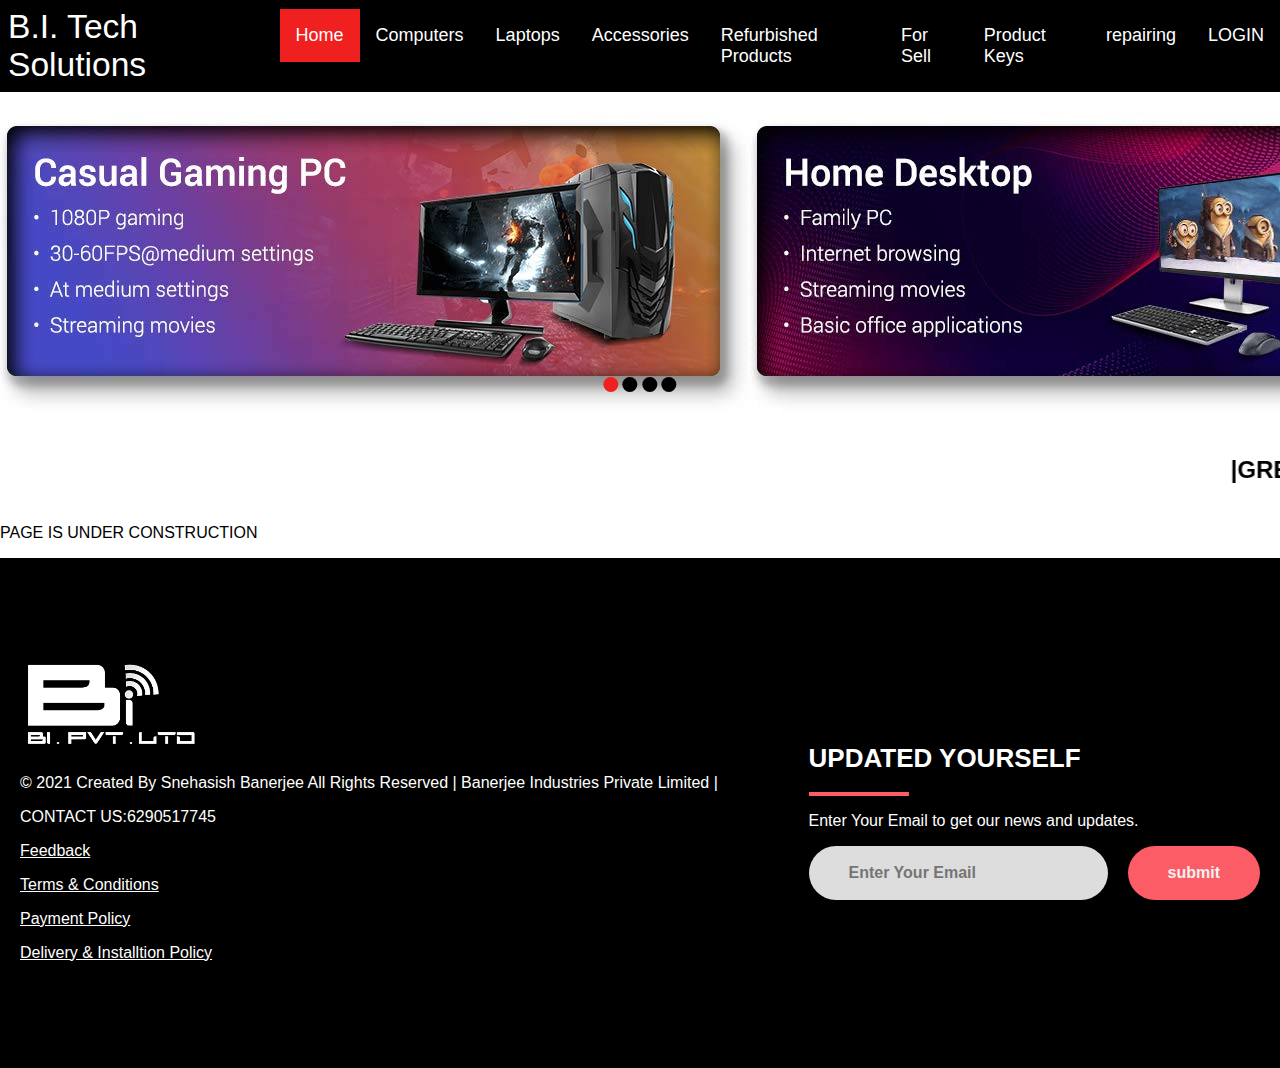
<file: index.html>
<!DOCTYPE html>
<html>
    <head>
		<meta charset="UTF-8">
		<meta name="viewport" content="width=device-width, initial-scale=1.0">
      <link rel="stylesheet" href="tech.css">
      <script src="script.js" defer></script>
      <title>B.I. TECH SOLUTIONS (IMPORT & EXPORT)</title>
    </head>
    <body>
		<header>
      <nav class="navbar">
        <div class="brand-title">B.I. Tech Solutions</div>
        <a href="#" class="toggle-button">
          <span class="bar"></span>
          <span class="bar"></span>
          <span class="bar"></span>
        </a>
        <div class="navbar-links">
          <ul>
            <li><a class="active" href="index.html">Home</a></li>
					<li><a href="errort.html">Computers</a></li>
				  <li><a href="laptop.HTML">Laptops</a></li>
				  <li><a href="errort.html">Accessories</a></li>
				  <li><a href="errort.html">Refurbished Products</a></li>
				  <li><a href="sell.html">For Sell</a></li>
				  <li><a href="productkey.html">Product Keys</a></li>
				  <li><a href="errort.html">repairing</a></li>
				  <li><a href="login.html">LOGIN</a></li>
          </ul>
        </div>
      </nav>
</header>
 <div class="slider-box">
	<div id="slider">
		<img src="b.jpg" alt="">
		<img src="h.jpg" alt="">
		<img src="gaming.jpg" alt="">
		<img src="bg.jpg" alt="">
		<img src="p.jpg" alt="">
		<img src="v.jpg" alt="">
		<img src="g.jpg" alt="">
		<img src="bi.jpg" alt="">
		<img src="b.jpg" alt="">
		<img src="h.jpg" alt="">
		<img src="gaming.jpg" alt="">

	</div>
	<div class="indicators">
		<span id="btn1" class="active"></span>
		<span id="btn2"></span>
		<span id="btn3"></span>
		<span id="btn4"></span>
	</div>
</div>
<marquee><h2>|GREAT DEALS ON PC| LAPTOP | REFURBISHED PC OR LAPTOP | ACCESSORIES | FOR SELLING  YOUR PC OR LAPTOP CONTACT HERE:6290517745 | FOR REPAIRING YOUR PC OR LAPTOP CONTACT HERE:6290517745 OR <a href="https://mail.google.com/mail/u/0/?tab=rm&ogbl#inbox?compose=CllgCJNrdNlkwFtgPxCCnxlvzqqfcWFXhFVGsplFpcvHmPjrPmZwcksvFCQjCkLcgdvxMFRGGSq">mail us</a> |</h2></marquee>
	

<P>PAGE IS UNDER CONSTRUCTION</P>

<script>

	var slide = document.getElementById("slider");
	var btn1 = document.getElementById('btn1');
	var btn2 = document.getElementById('btn2');
	var btn3 = document.getElementById('btn3');
	var btn4 = document.getElementById('btn4');


	btn1.onclick = function () {
		slide.style.transform = "translateX(0px)";
		btn1.classList.add('active');
		btn2.classList.remove('active');
		btn3.classList.remove('active');
		btn4.classList.remive('active');
	};
	btn2.onclick = function () {
		slide.style.transform = "translateX(-100%)";
		btn1.classList.remove('active');
		btn2.classList.add('active');
		btn3.classList.remove('active');
		btn4.classList.remove('active');
	};
	btn3.onclick = function () {
		slide.style.transform = "translateX(-200%)";
		btn1.classList.remove('active');
		btn2.classList.remove('active');
		btn3.classList.add('active');
		btn4.classList.remove('active');
	};
	btn4.onclick = function () {
		slide.style.transform = "translateX(-300%)";
		btn1.classList.remove('active');
		btn2.classList.remove('active');
		btn3.classList.remove('active');
		btn4.classList.add('active');
	};


</script>
<footer>
	<div class="footer-container">
	  <div class="left-col">
		<a href="https://banerjeeindustries.github.io/biportal.github.io/">
		<img src="logo1.png" alt="" class="logo"></a>
	
		<p class="rights-text">© 2021 Created By Snehasish Banerjee All Rights Reserved | Banerjee Industries Private Limited |</p>
	    <p class="right-text">CONTACT US:6290517745</p>
	    <p class="right-text"><a href="https://docs.google.com/forms/d/e/1FAIpQLSdaepe9-sKo1RADJ7-XLHSiepQIg5kpgj1T_1CQt-WL1AD5DA/viewform">Feedback</a></p>
		<p class="right-text"><a href="errort.html">Terms & Conditions</a></p>
		<p class="right-text"><a href="errort.html">Payment Policy</a></p>
		<p class="right-text"><a href="errort.html">Delivery & Installtion Policy</a></p>
	</div>

	  <div class="right-col">
		<h1>UPDATED YOURSELF</h1>
		<div class="border"></div>
		<p>Enter Your Email to get our news and updates.</p>
		<form action="" class="newsletter-form">
		  <input type="text" class="txtb" placeholder="Enter Your Email">
		  <input type="submit" class="btn" value="submit">
		</form>
	  </div>
	</div>
  </footer>
</body>
</html>
</file>
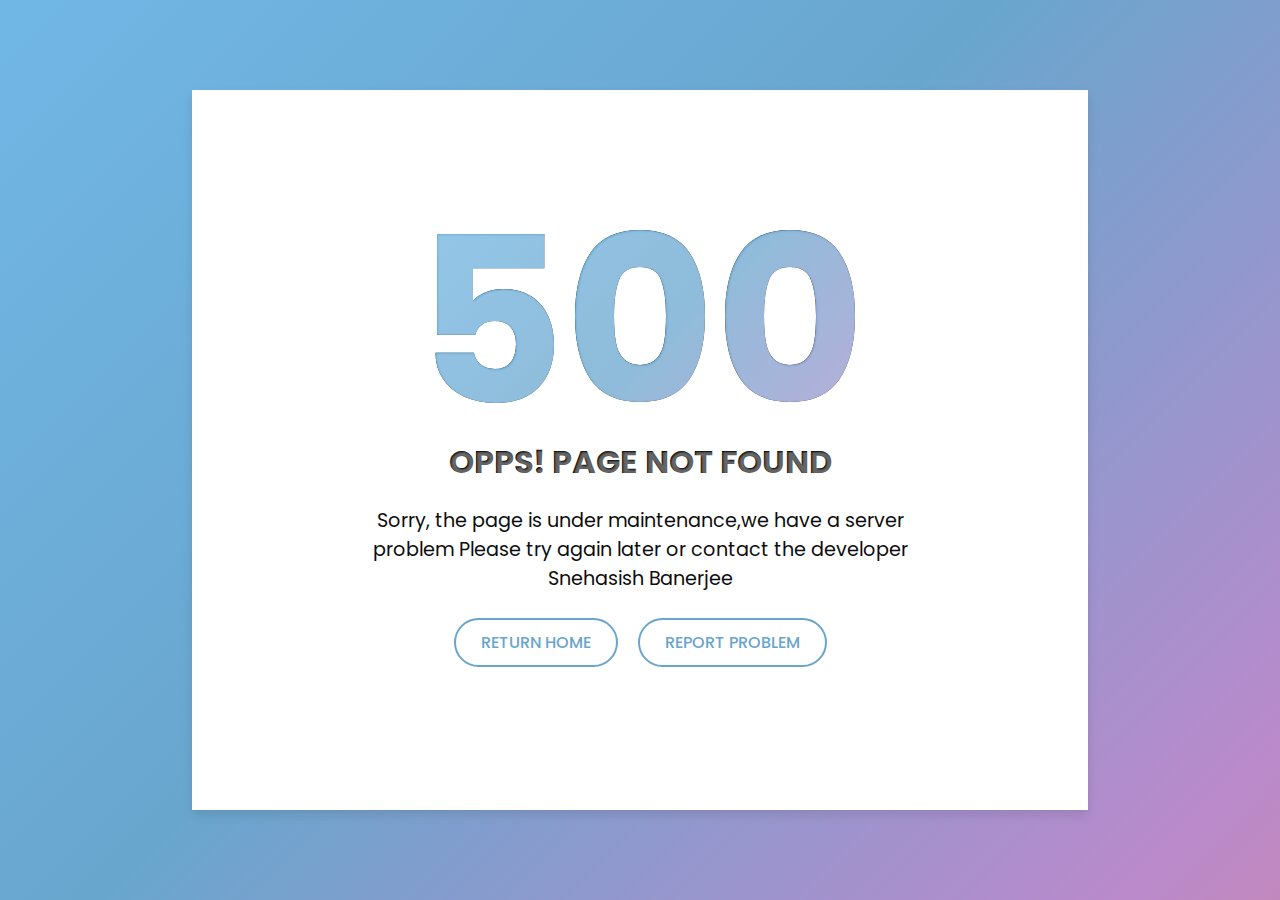
<file: errort.html>
<!DOCTYPE html>
<html lang="en" dir="ltr">
   <head>
      <meta charset="utf-8">
      <title>500 SERVER PROBLEM</title>
      <link rel="stylesheet" href="errort.css">
   </head>
   <body>
      <div id="error-page">
         <div class="content">
            <h2 class="header" data-text="500">
               500
            </h2>
            <h4 data-text="Opps! Page not found">
               Opps! Page not found
            </h4>
            <p>
               Sorry, the page is under maintenance,we have a server problem Please try again later or contact the developer Snehasish Banerjee
            </p>
            <div class="btns">
               <a href="index.html">return home</a>
               <a href="https://docs.google.com/forms/d/e/1FAIpQLSdfYx5k8gBWOE4cu3grqn6aTeCDD1uYxgIVt1dShGoS5ZHktA/viewform?usp=sf_link">report problem</a>
            </div>
         </div>
      </div>
   </body>
</html>
</file>
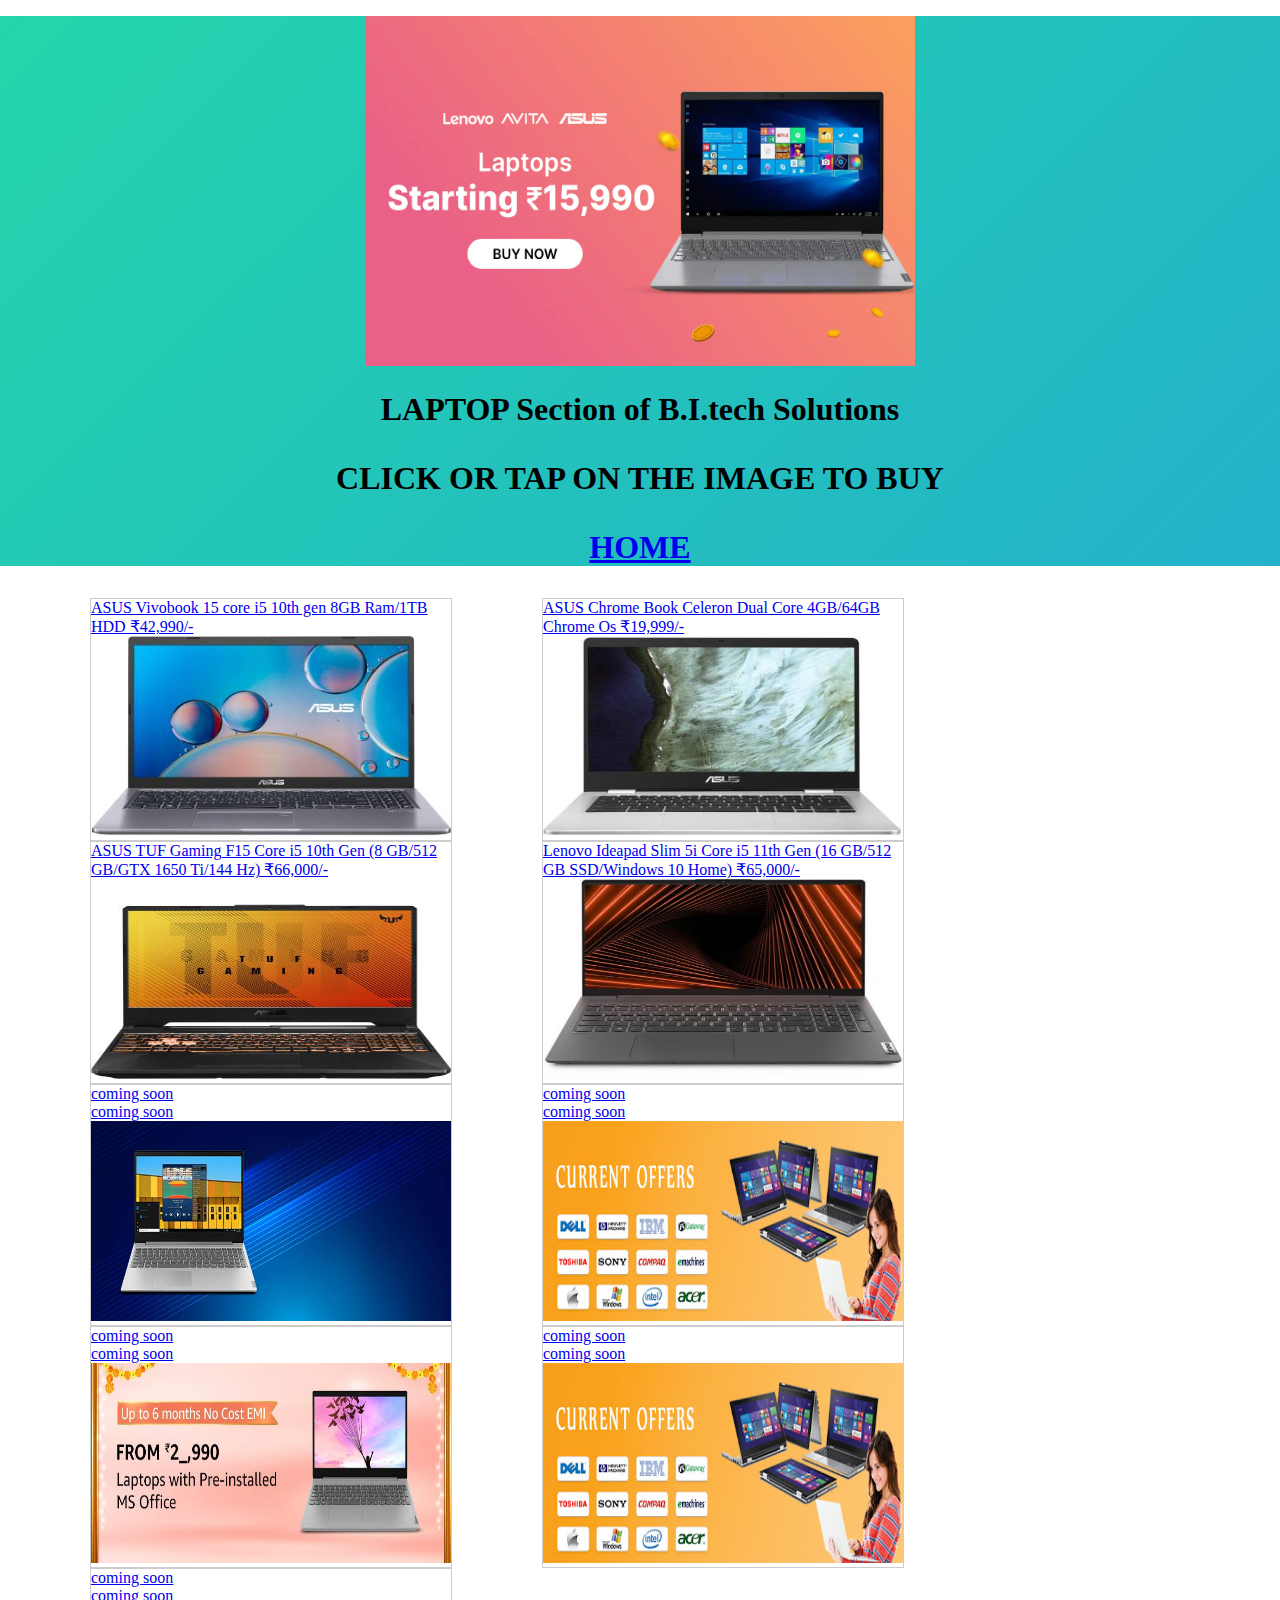
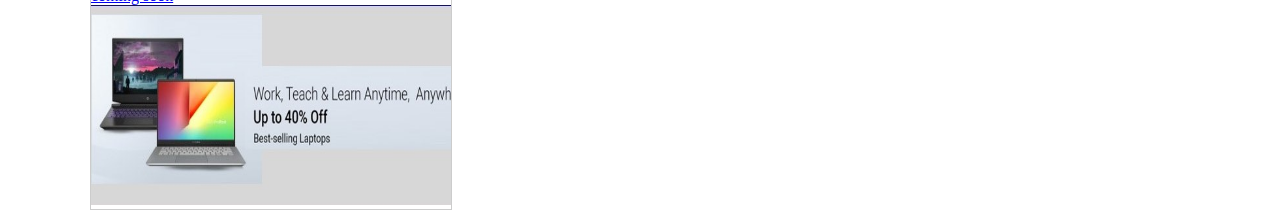
<file: laptop.HTML>
<!DOCTYPE html>
<html>
<head>
	<title> Buy Laptop</title>
	<link rel="stylesheet" type="text/css" href="laptop.css">
	<style>
	.CONTAINER{
		MAX width:1200PX;
		margin: 10px;
		background:#f2f2;
		overflow:auto;
	}
	.PRODUCTS{
		margin-left:90px;
		border:1px solid #ccc;
		float:left;
		width:360px;

	}
	.PRODUCTS img{
		width:100%;
		height:200PX;
	}
	</style>
</head>
<body>
	<header>
		<div class="logo">
			<p align="center"><A href="laptop.html"><img src="lap2.jpg" height="350" width="550" ></A></p>
		</div>
<h1 text align ="center">LAPTOP Section of B.I.tech Solutions</h1>
<h1 text align ="center"><P> CLICK OR TAP ON THE IMAGE TO BUY</P></h1>
<h1 text align ="center"><P> <A href="index.html">HOME</A></P></h1>

</header>
<div>
	<DIV class="PRODUCTS">
<A href="p1.html">ASUS Vivobook 15 core i5 10th gen 8GB Ram/1TB HDD ₹42,990/-<img src="p1.jpeg" height="100" width="150"></A>
</DIV>

<div>
	<DIV class="PRODUCTS">
<A href="p2.html"> ASUS Chrome Book Celeron Dual Core 4GB/64GB Chrome Os ₹19,999/-<img src="p2.jpeg" height="100" width="100"></A>
</DIV>

<div>
	<DIV class="PRODUCTS">
<A href="p3.html">ASUS TUF Gaming F15 Core i5 10th Gen (8 GB/512 GB/GTX 1650 Ti/144 Hz) ₹66,000/-<img src="p3.jpeg" height="100" width="100"></A>
</DIV>

<div>
	<DIV class="PRODUCTS">
<A href="p4.html">Lenovo Ideapad Slim 5i Core i5 11th Gen (16 GB/512 GB SSD/Windows 10 Home) ₹65,000/- <img src="p4.jpeg" height="100" width="100"></A>
</DIV>

<div>
	<DIV class="PRODUCTS">
<A href="errort.html">coming soon<br> coming soon<img src="8_Best_Laptops_under_Rs._50,000_in_India_790_Lenovo-Ideapad-S145_CP-top-banner_Desktop_790x345.jpg".jpg" height="100" width="100"></A>
</DIV>

<DIV class="PRODUCTS">
<A href="errort.html">coming soon<br> coming soon<img src="unnamed (1).jpg" height="100" width="100"></A>
	</DIV>

<DIV class="PRODUCTS">
	<A href="errort.HTML">coming soon<br> coming soon<img src="v.jpg" height="100" width="100"></A>
	</DIV>

<DIV class="PRODUCTS">
	<A href="errort.HTML">coming soon<br> coming soon<img src="unnamed (1).jpg" height="100" width="100"></A>
	</DIV>

<DIV class="PRODUCTS">
	<A href="errort.HTML">coming soon<br> coming soon<img src="bi.jpg" height="100" width="100"></A>
	</DIV>

</div>
</body>
</html>
</file>
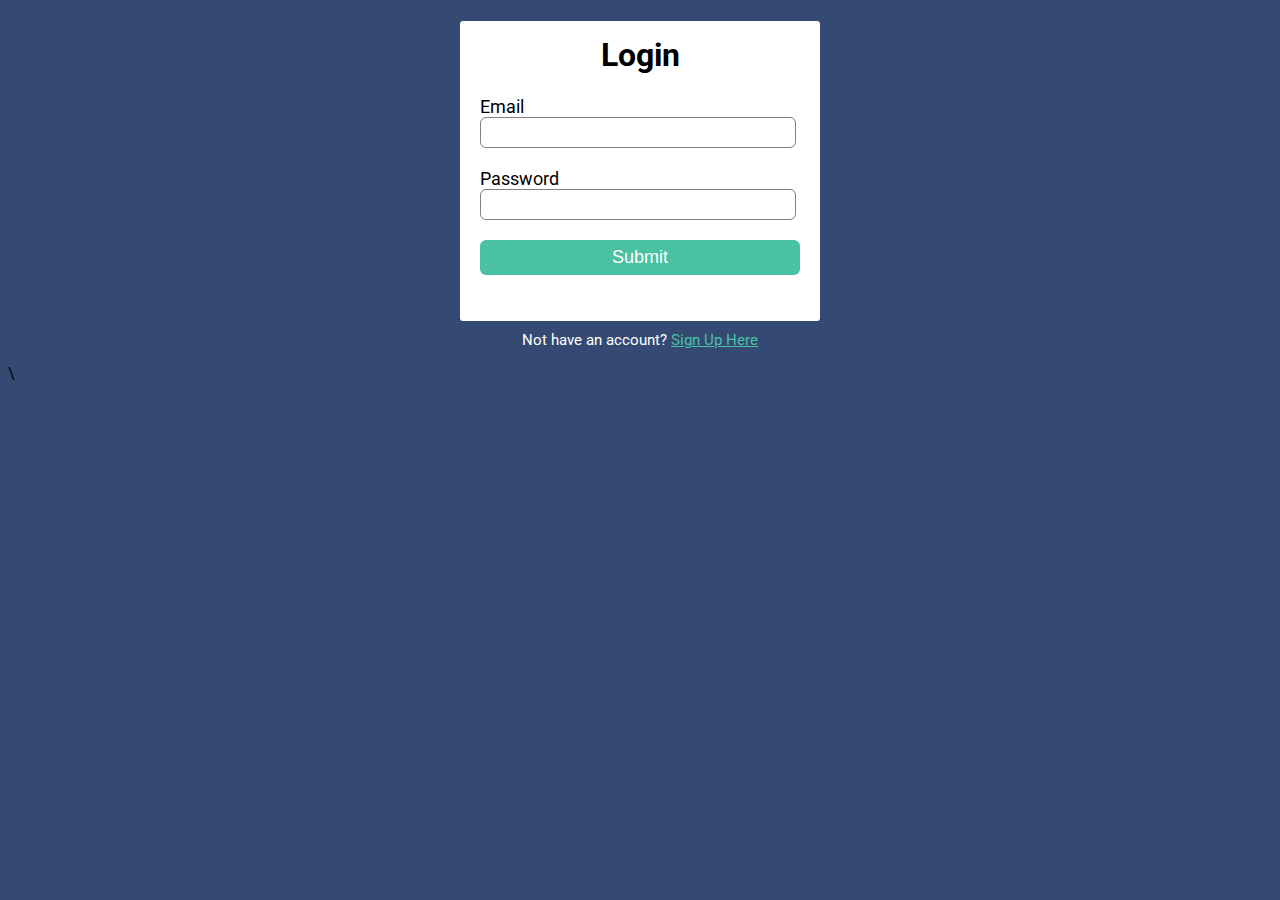
<file: login.html>
<!DOCTYPE html>
<html lang="en">
  <head>
    <title>Login here!</title>
    <link rel="stylesheet" href="style.css" />
    <link
      href="https://fonts.googleapis.com/css2?family=Roboto:wght@300&display=swap"
      rel="stylesheet"
    />
  </head>
  <body>
    <div class="login-box">
      <h1>Login</h1>
      <form>
        <label>Email</label>
        <input type="email" placeholder="" />
        <label>Password</label>
        <input type="password" placeholder="" />
        <input type="button" value="Submit" />
      </form>
    </div>
    <p class="para-2">
      Not have an account? <a href="register.html">Sign Up Here</a>
    </p>
  </body>
</html>

\
</file>
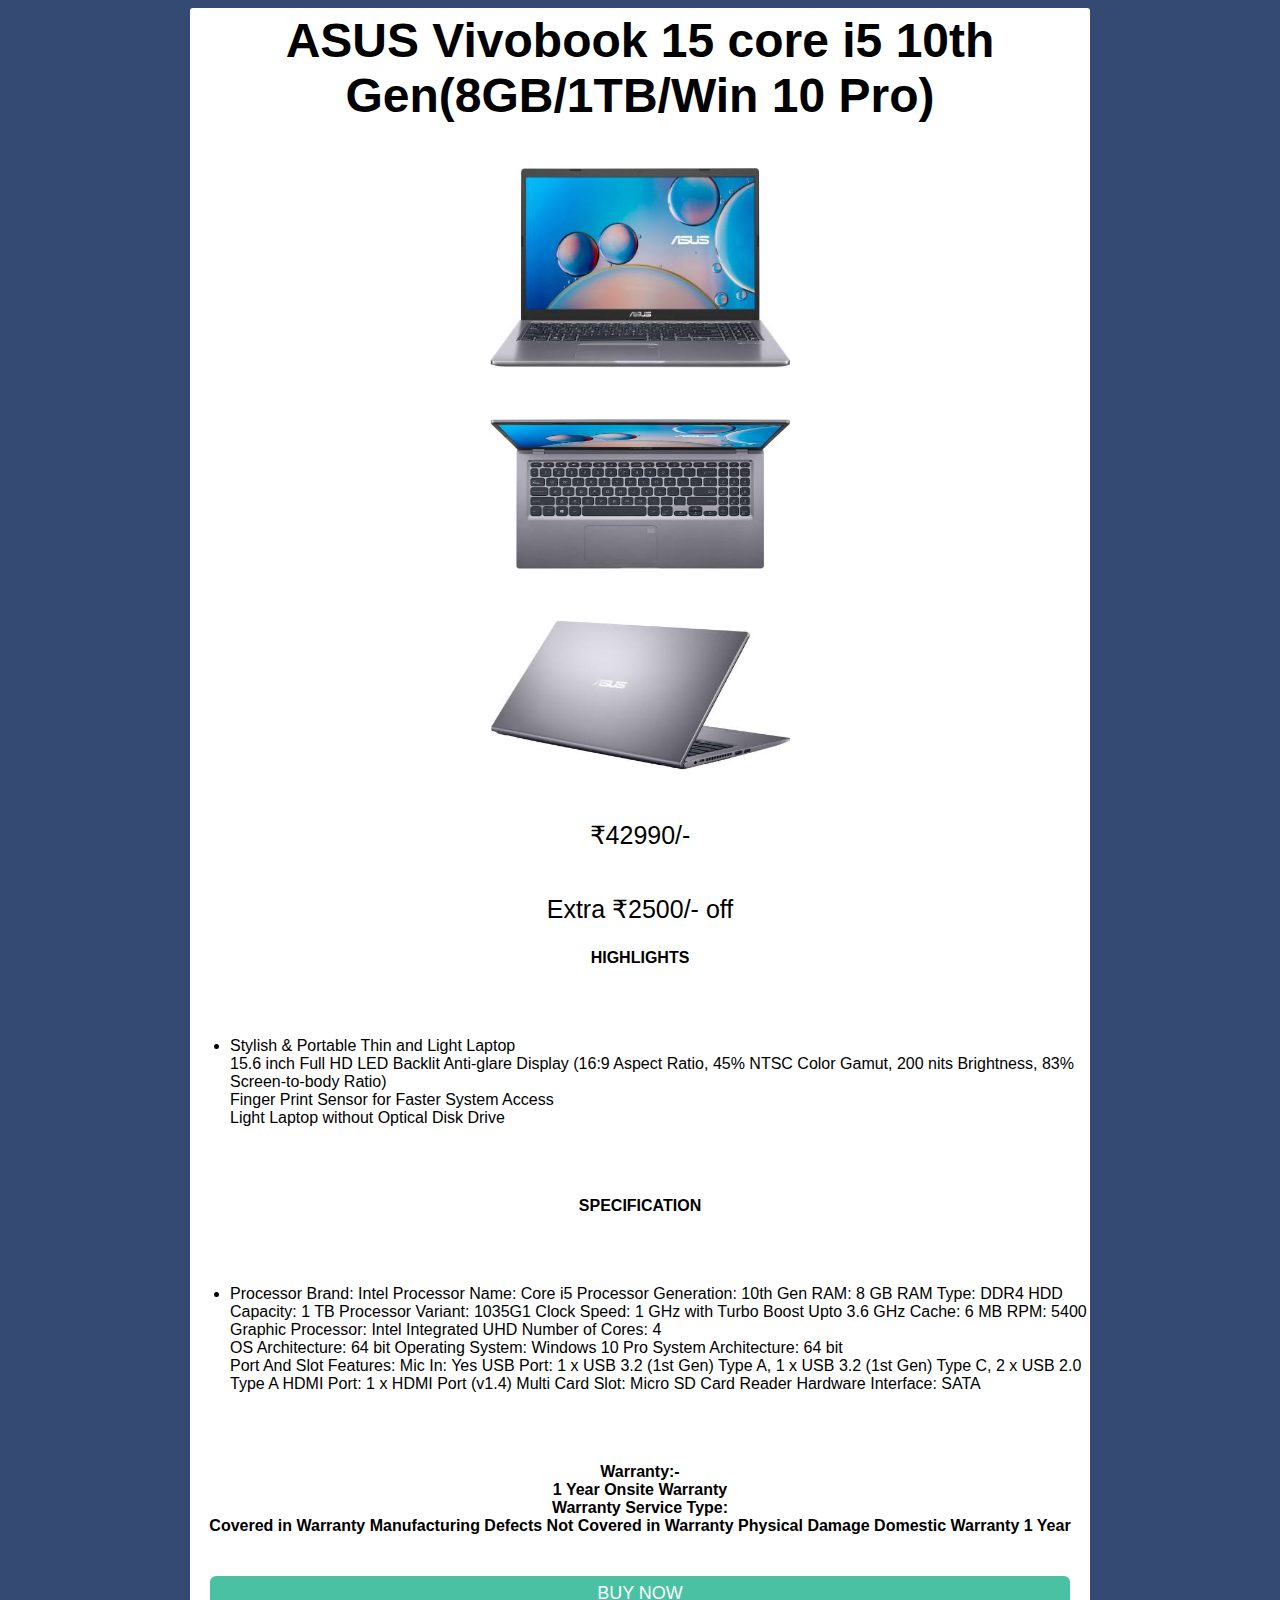
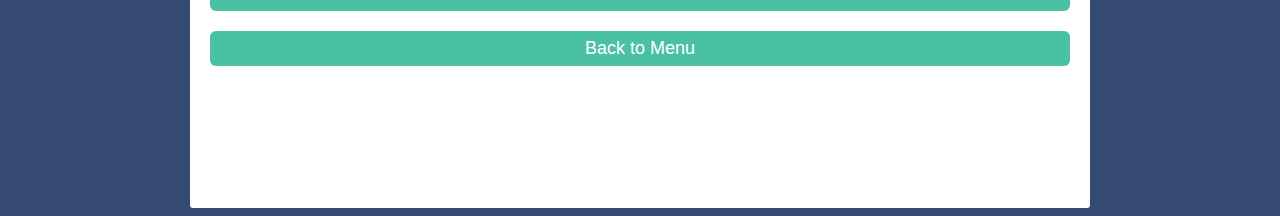
<file: p1.html>
<!DOCTYPE html>
<html>
<head>
	<title>ASUS Vivobook 15</title>
	<link rel="stylesheet" type="text/css" href="p1.css">
</head>
<body>
    <header></header>
    <div class="main">
      </div>
          <div class="signup-box">
            <h1> <font size ="10"> ASUS Vivobook 15 core i5 10th Gen(8GB/1TB/Win 10 Pro)</font></h1>
			<p align="center"><img src="p1.jpeg" height="200" width="300"></p>
			<p align="center"><img src="p1a.jpeg" height="150" width="300"></p>
			<p align="center"><img src="p1b.jpeg" height="150" width="300"></p>
	
      <p>₹42990/-</p>
	  <p>Extra ₹2500/- off</p>
			<h4>HIGHLIGHTS</h4>
			<p><UL><LI>Stylish & Portable Thin and Light Laptop<BR>
			15.6 inch Full HD LED Backlit Anti-glare Display (16:9 Aspect Ratio, 45% NTSC Color Gamut, 200 nits Brightness, 83% Screen-to-body Ratio)
				<BR>Finger Print Sensor for Faster System Access
				<BR>Light Laptop without Optical Disk Drive</LI></UL> </p>
					<h4>SPECIFICATION</h4>
					<p><UL><LI>Processor Brand:
						Intel
						Processor Name:
						Core i5
						Processor Generation:
						10th Gen
						RAM:
						8 GB
						RAM Type:
						DDR4
						HDD Capacity:
						1 TB
						Processor Variant:
						1035G1
						Clock Speed:
						1 GHz with Turbo Boost Upto 3.6 GHz
						Cache:
						6 MB
						RPM:
						5400
						Graphic Processor:
						Intel Integrated UHD
						Number of Cores:
						4<BR>
							OS Architecture:
							64 bit
							Operating System:
							Windows 10 Pro
							System Architecture:
							64 bit
						<br>Port And Slot Features:
						Mic In:
						Yes
						USB Port:
						1 x USB 3.2 (1st Gen) Type A, 1 x USB 3.2 (1st Gen) Type C, 2 x USB 2.0 Type A
						HDMI Port:
						1 x HDMI Port (v1.4)
						Multi Card Slot:
						Micro SD Card Reader
						Hardware Interface:
						SATA</LI></UL> </p>
						<h4>	Warranty:-<br>
							1 Year Onsite Warranty<br>
							Warranty Service Type:
					<br>
							Covered in Warranty
							Manufacturing Defects
							Not Covered in Warranty
							Physical Damage
							Domestic Warranty
							1 Year</h4>
            <form>
              <a href="https://banerjeeindustries.github.io/bitech/PRODUCTS%20PAYMENT.HTML">
              <input type="button" value="BUY NOW"/> </a> 
            </form>
			<form>
				<a href="laptop.HTML">
				<input type="button" value="Back to Menu"/> </a> 
			  </form>
          </div>
</body>
</html>
</file>
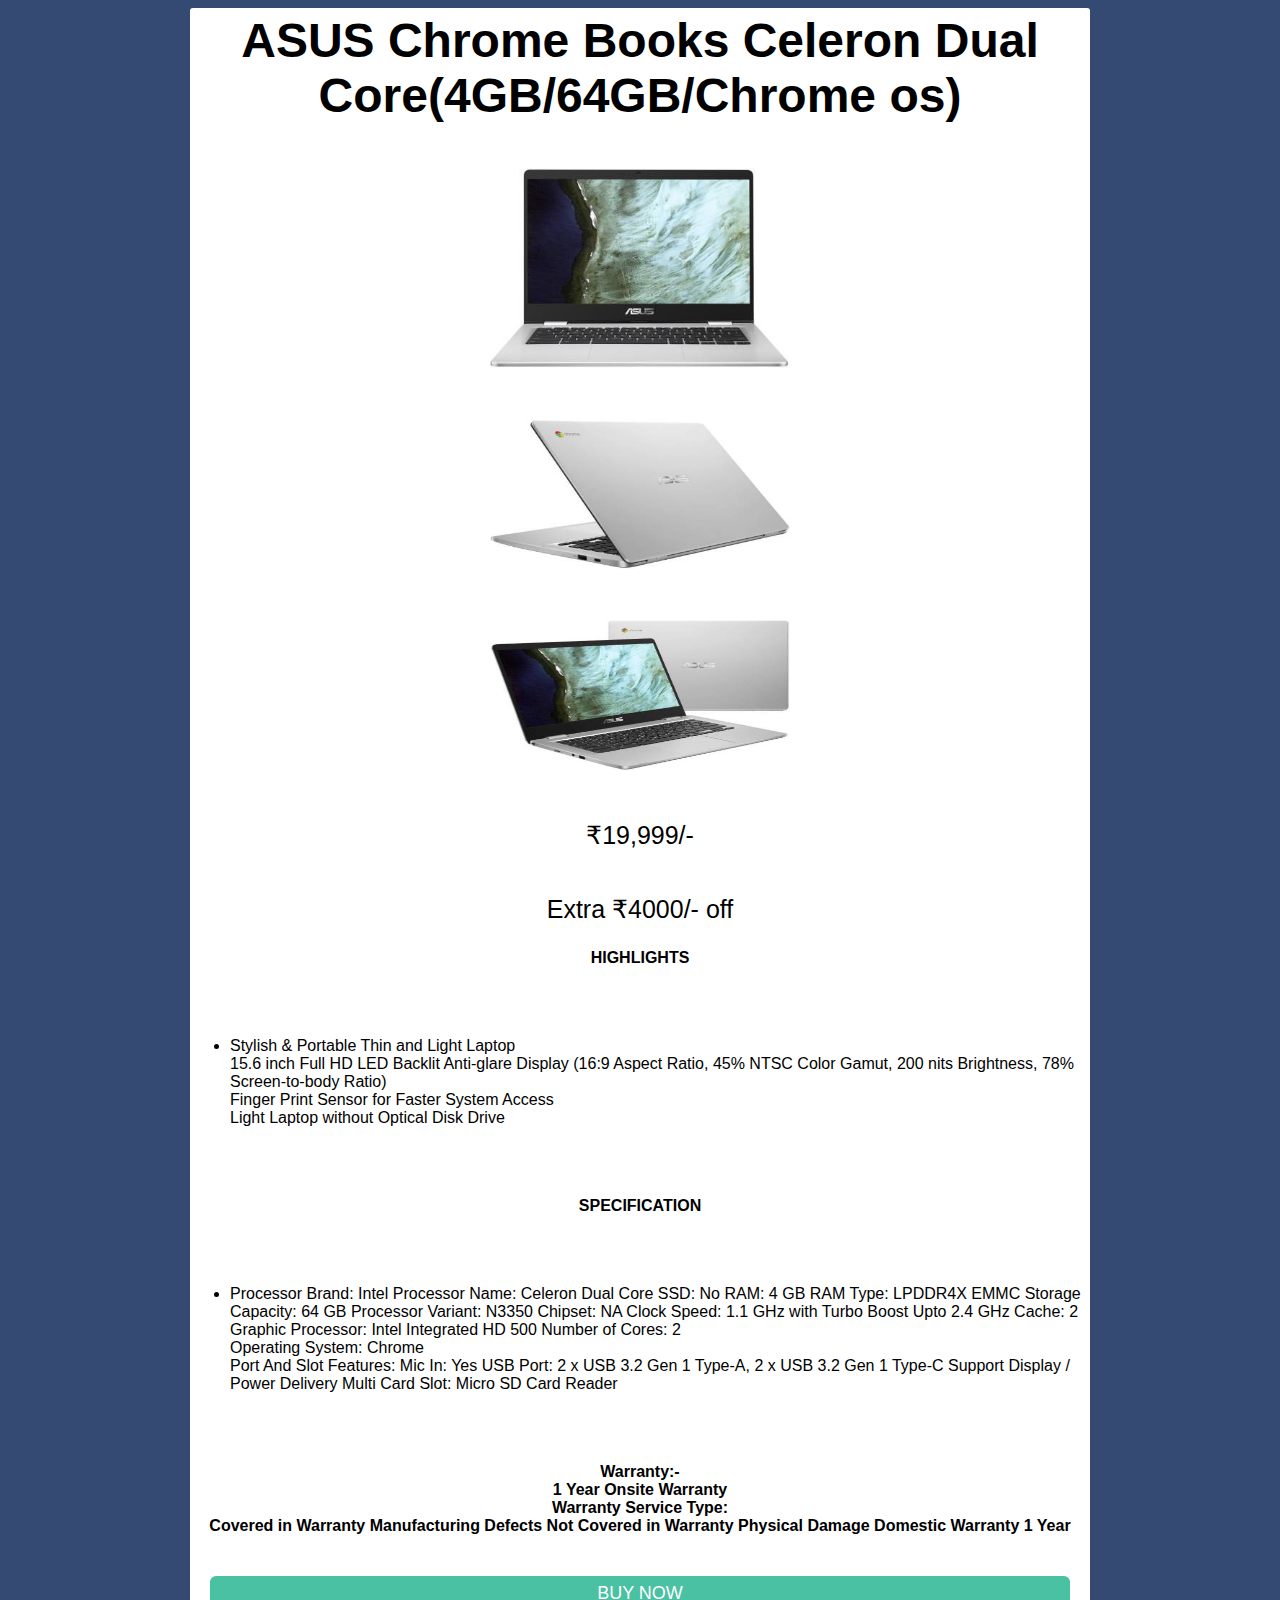
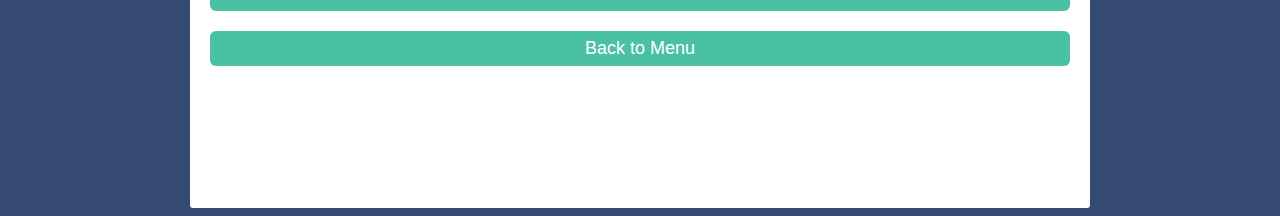
<file: p2.html>
<!DOCTYPE html>
<html>
<head>
	<title>ASUS Chrome Books Celeron Dual Core </title>
	<link rel="stylesheet" type="text/css" href="p1.css">
</head>
<body>
    <header></header>
    <div class="main">
      </div>
          <div class="signup-box">
            <h1> <font size ="10"> ASUS Chrome Books Celeron Dual Core(4GB/64GB/Chrome os)</font></h1>
			<p align="center"><img src="p2.jpeg" height="200" width="300"></p>
			<p align="center"><img src="p2a.jpeg" height="150" width="300"></p>
			<p align="center"><img src="p2b.jpeg" height="150" width="300"></p>
	
      <p>₹19,999/-</p>
	  <p>Extra ₹4000/- off</p>
			<h4>HIGHLIGHTS</h4>
			<p><UL><LI>Stylish & Portable Thin and Light Laptop<BR>
			15.6 inch Full HD LED Backlit Anti-glare Display (16:9 Aspect Ratio, 45% NTSC Color Gamut, 200 nits Brightness, 78% Screen-to-body Ratio)
				<BR>Finger Print Sensor for Faster System Access
				<BR>Light Laptop without Optical Disk Drive</LI></UL> </p>
					<h4>SPECIFICATION</h4>
					<p><UL><LI>Processor Brand:
                        Intel
                        Processor Name:
                        Celeron Dual Core
                        SSD:
                        No
                        RAM:
                        4 GB
                        RAM Type:
                        LPDDR4X
                        EMMC Storage Capacity:
                        64 GB
                        Processor Variant:
                        N3350
                        Chipset:
                        NA
                        Clock Speed:
                        1.1 GHz with Turbo Boost Upto 2.4 GHz
                        Cache:
                        2
                        Graphic Processor:
                        Intel Integrated HD 500
                        Number of Cores:
                        2
                        
						<BR>
						Operating System:
                        Chrome
						<br>Port And Slot Features:
                        Mic In:
                        Yes
                        USB Port:
                        2 x USB 3.2 Gen 1 Type-A, 2 x USB 3.2 Gen 1 Type-C Support Display / Power Delivery
                        Multi Card Slot:
                        Micro SD Card Reader</LI></UL> </p>
						<h4>	Warranty:-<br>
							1 Year Onsite Warranty<br>
							Warranty Service Type:
					<br>
							Covered in Warranty
							Manufacturing Defects
							Not Covered in Warranty
							Physical Damage
							Domestic Warranty
							1 Year</h4>
            <form>
              <a href="https://banerjeeindustries.github.io/bitech/PRODUCTS%20PAYMENT.HTML">
              <input type="button" value="BUY NOW"/> </a> 
            </form>
			<form>
				<a href="laptop.HTML">
				<input type="button" value="Back to Menu"/> </a> 
			  </form>
          </div>
</body>
</html>
</file>
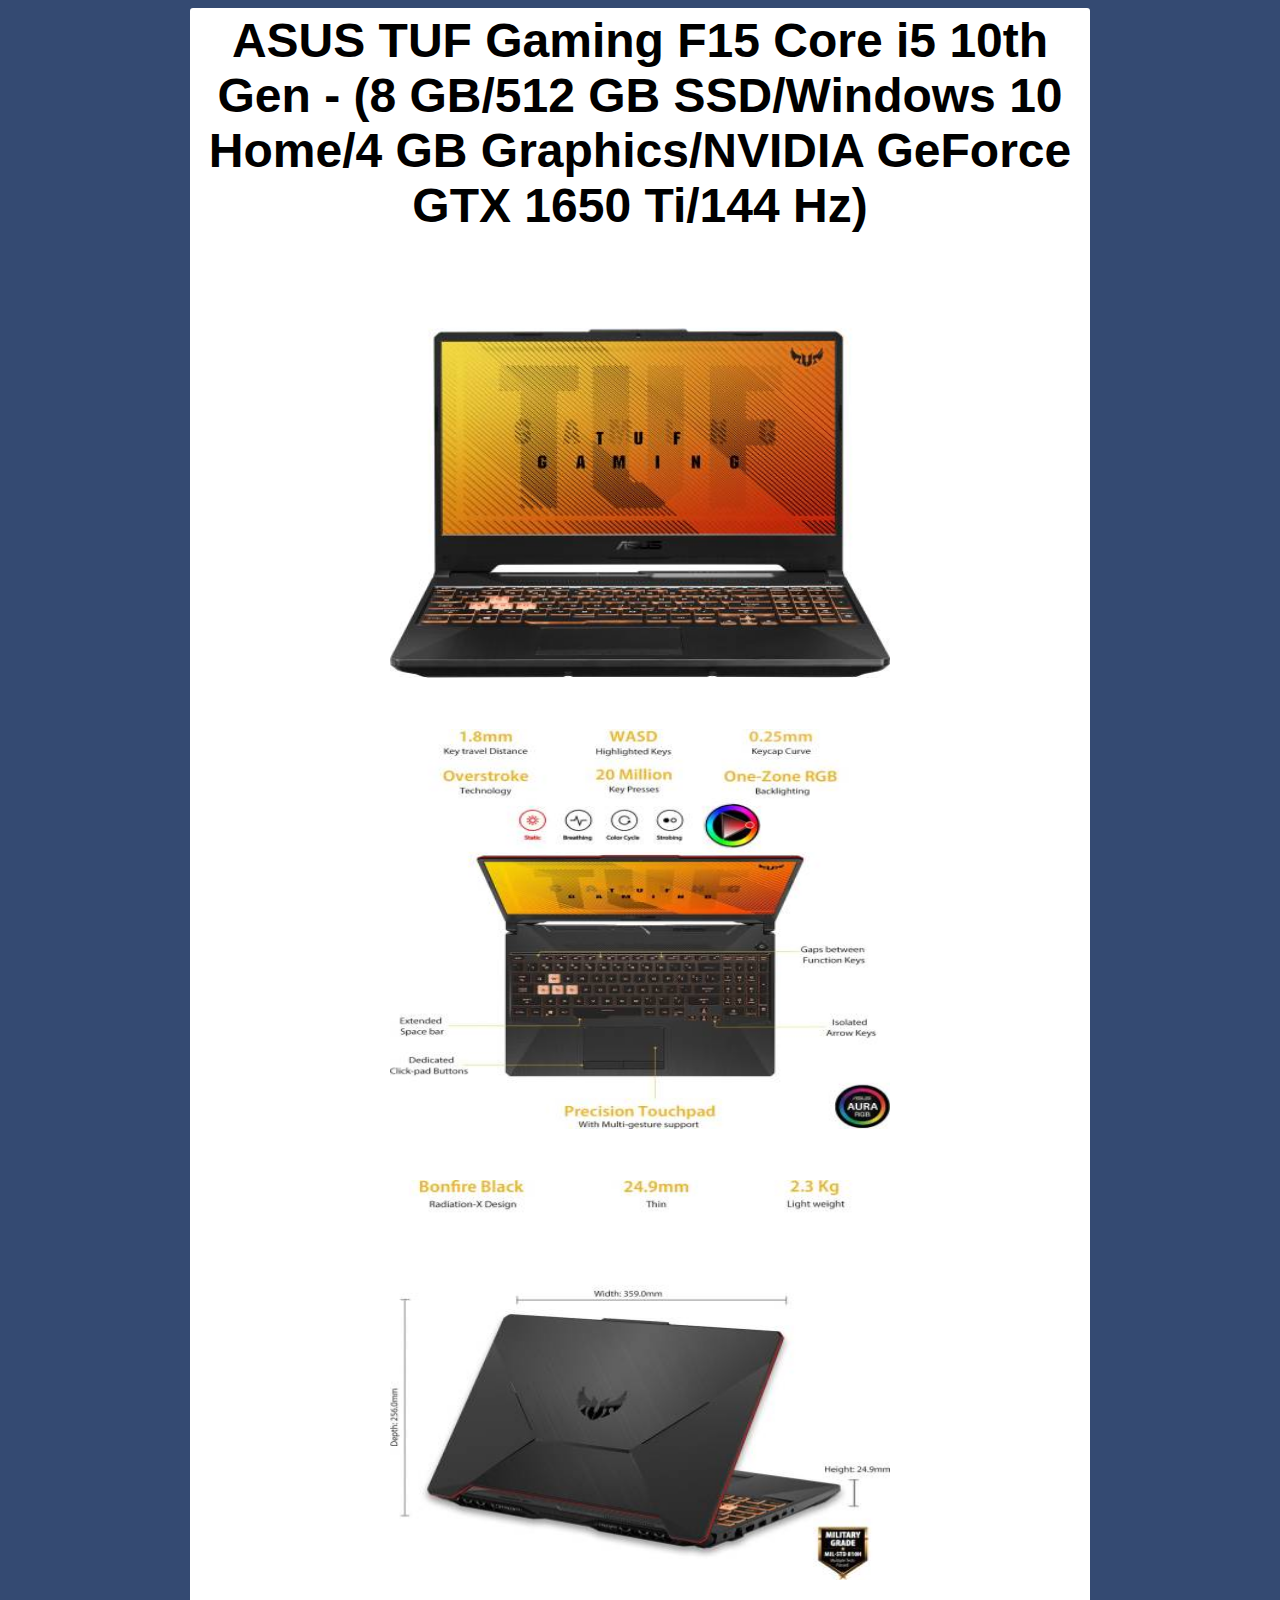
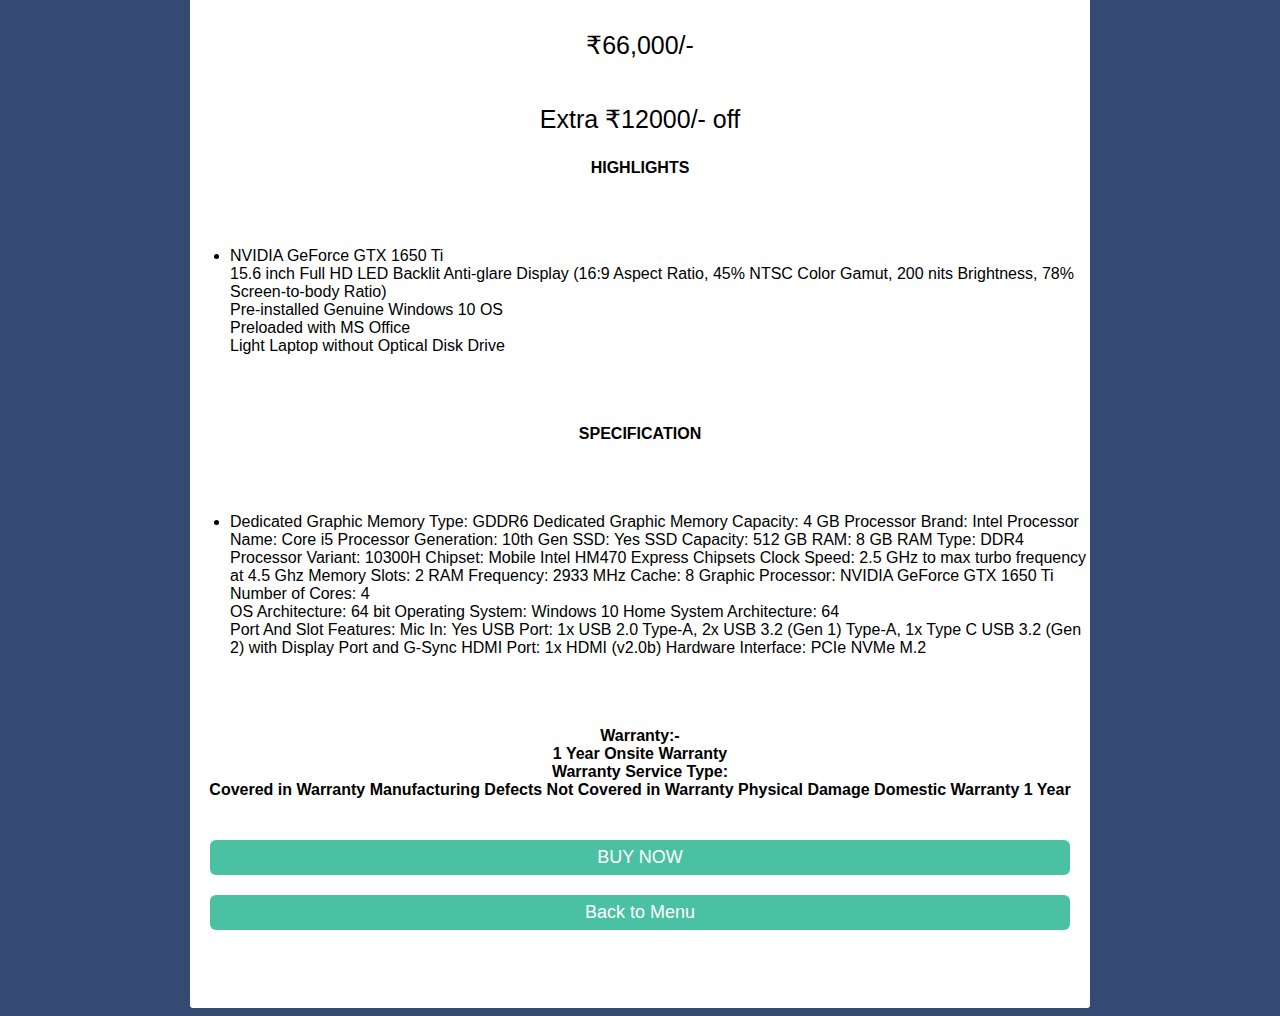
<file: p3.html>
<!DOCTYPE html>
<html>
<head>
	<title>ASUS TUF Gaming F15 Core i5 10th Gen - (8 GB/512 GB SSD/Windows 10 Home/4 GB Graphics/NVIDIA GeForce GTX 1650 Ti/144 Hz) </title>
	<link rel="stylesheet" type="text/css" href="p3.css">
</head>
<body>
    <header></header>
    <div class="main">
      </div>
          <div class="signup-box">
            <h1> <font size ="10"> ASUS TUF Gaming F15 Core i5 10th Gen - (8 GB/512 GB SSD/Windows 10 Home/4 GB Graphics/NVIDIA GeForce GTX 1650 Ti/144 Hz) </font></h1>
			<p align="center"><img src="p3.jpeg" height="400" width="500"></p>
			<p align="center"><img src="p3a.jpeg" height="400" width="500"></p>
			<p align="center"><img src="p3b.jpeg" height="400" width="500"></p>
	
      <p>₹66,000/-</p>
	  <p>Extra ₹12000/- off</p>
			<h4>HIGHLIGHTS</h4>
			<p><UL><LI>NVIDIA GeForce GTX 1650 Ti<BR>
			15.6 inch Full HD LED Backlit Anti-glare Display (16:9 Aspect Ratio, 45% NTSC Color Gamut, 200 nits Brightness, 78% Screen-to-body Ratio)
				<BR>Pre-installed Genuine Windows 10 OS
                  <br>  Preloaded with MS Office
				<BR>Light Laptop without Optical Disk Drive</LI></UL> </p>
					<h4>SPECIFICATION</h4>
					<p><UL><LI>Dedicated Graphic Memory Type:
                        GDDR6
                        Dedicated Graphic Memory Capacity:
                        4 GB
                        Processor Brand:
                        Intel
                        Processor Name:
                        Core i5
                        Processor Generation:
                        10th Gen
                        SSD:
                        Yes
                        SSD Capacity:
                        512 GB
                        RAM:
                        8 GB
                        RAM Type:
                        DDR4
                        Processor Variant:
                        10300H
                        Chipset:
                        Mobile Intel HM470 Express Chipsets
                        Clock Speed:
                        2.5 GHz to max turbo frequency at 4.5 Ghz
                        Memory Slots:
                        2
                        RAM Frequency:
                        2933 MHz
                        Cache:
                        8
                        Graphic Processor:
                        NVIDIA GeForce GTX 1650 Ti
                        Number of Cores:
                        4
						<BR>
                            OS Architecture:
                            64 bit
                            Operating System:
                            Windows 10 Home
                            System Architecture:
                            64
						<br>Port And Slot Features:
                        Mic In:
                        Yes
                        USB Port:
                        1x USB 2.0 Type-A, 2x USB 3.2 (Gen 1) Type-A, 1x Type C USB 3.2 (Gen 2) with Display Port and G-Sync
                        HDMI Port:
                        1x HDMI (v2.0b)
                        Hardware Interface:
                        PCIe NVMe M.2
                       </LI></UL> </p>
						<h4>	Warranty:-<br>
							1 Year Onsite Warranty<br>
							Warranty Service Type:
					<br>
							Covered in Warranty
							Manufacturing Defects
							Not Covered in Warranty
							Physical Damage
							Domestic Warranty
							1 Year</h4>
            <form>
              <a href="https://banerjeeindustries.github.io/bitech/PRODUCTS%20PAYMENT.HTML">
              <input type="button" value="BUY NOW"/> </a> 
            </form>
			<form>
				<a href="laptop.HTML">
				<input type="button" value="Back to Menu"/> </a> 
			  </form>
          </div>
</body>
</html>
</file>
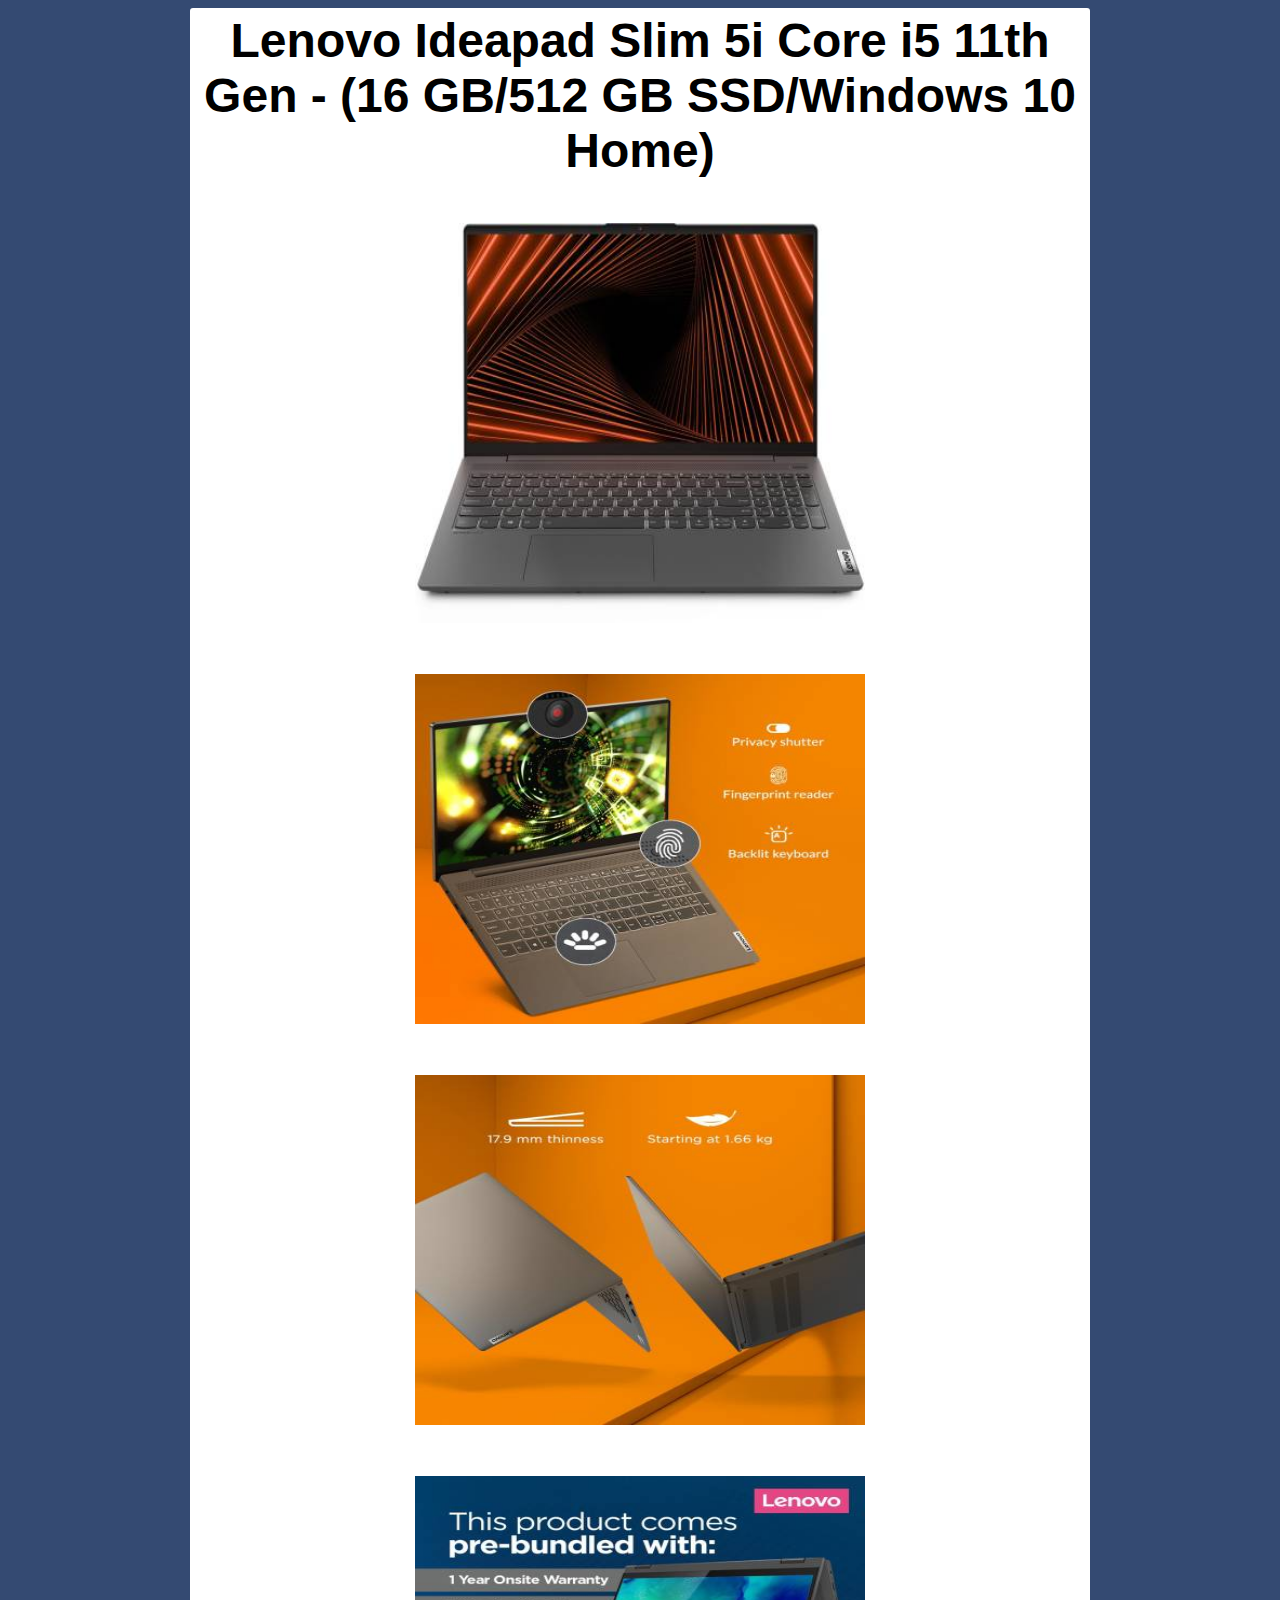
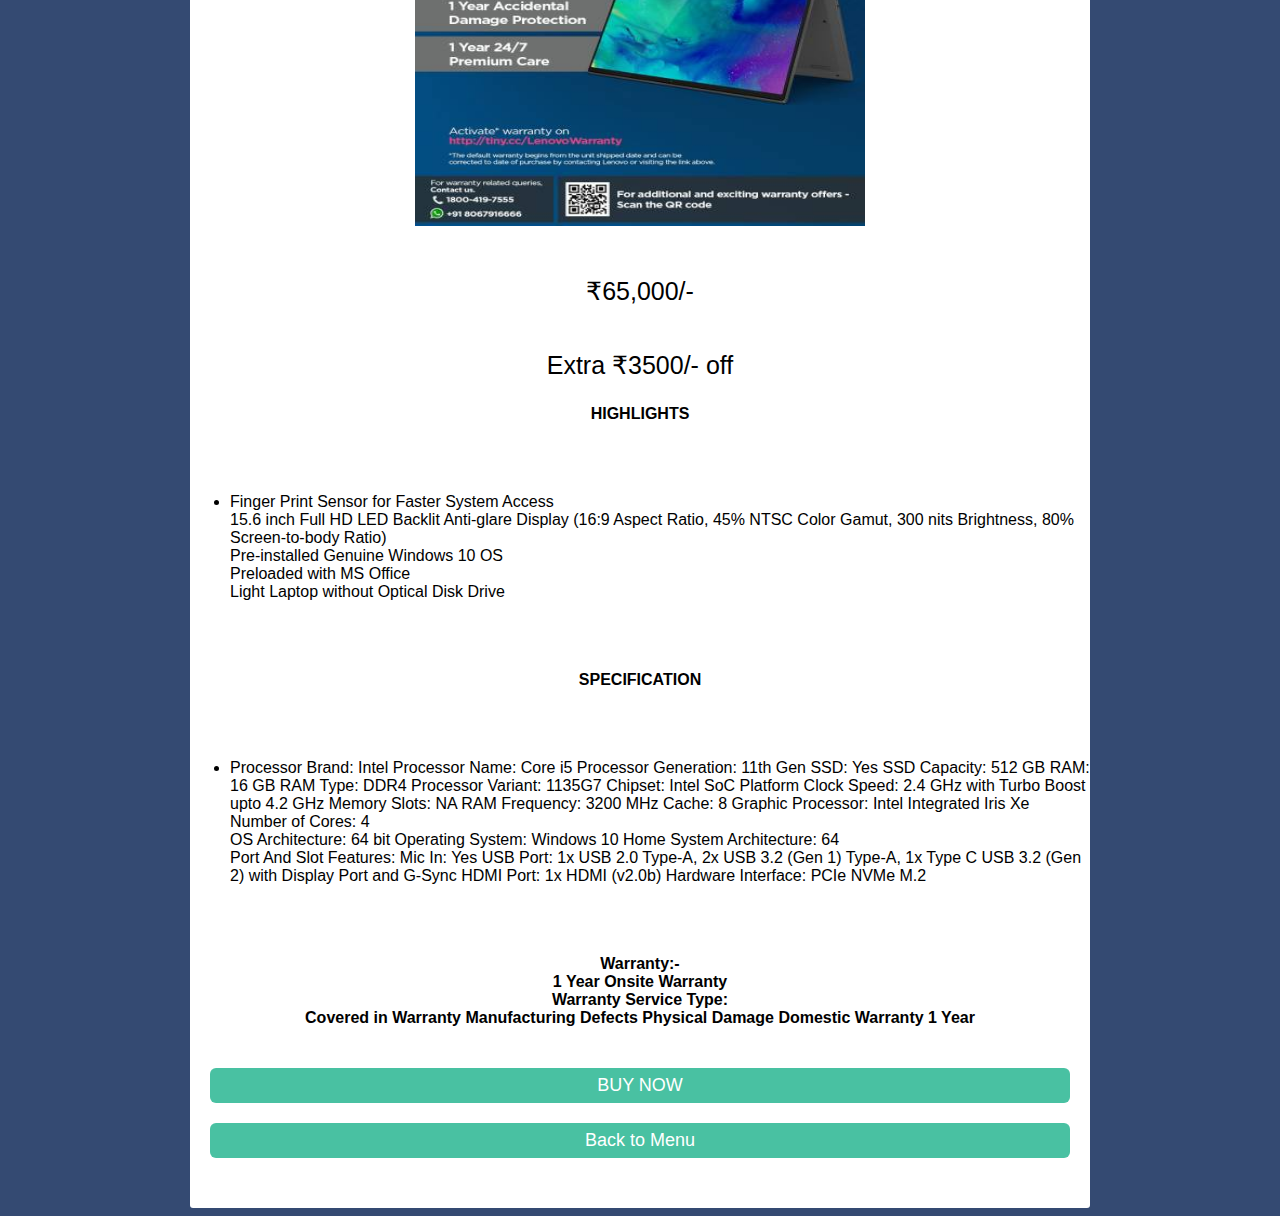
<file: p4.html>
<!DOCTYPE html>
<html>
<head>
	<title>Lenovo Ideapad Slim 5i Core i5 11th Gen - (16 GB/512 GB SSD/Windows 10 Home) 15 ITL 05 Thin and Light Laptop  </title>
	<link rel="stylesheet" type="text/css" href="p4.css">
</head>
<body>
    <header></header>
    <div class="main">
      </div>
          <div class="signup-box">
            <h1> <font size ="10">Lenovo Ideapad Slim 5i Core i5 11th Gen - (16 GB/512 GB SSD/Windows 10 Home)   </font></h1>
			<p align="center"><img src="p4.jpeg" height="400" width="450"></p>
			<p align="center"><img src="p4a.jpeg" height="350" width="450"></p>
			<p align="center"><img src="p4b.jpeg" height="350" width="450"></p>
            <p align="center"><img src="p4c.jpeg" height="350" width="450"></p>
	
      <p>₹65,000/-</p>
	  <p>Extra ₹3500/- off</p>
			<h4>HIGHLIGHTS</h4>
			<p><UL><LI>Finger Print Sensor for Faster System Access<BR>
			15.6 inch Full HD LED Backlit Anti-glare Display (16:9 Aspect Ratio, 45% NTSC Color Gamut, 300 nits Brightness, 80% Screen-to-body Ratio)
				<BR>Pre-installed Genuine Windows 10 OS
                  <br>  Preloaded with MS Office
				<BR>Light Laptop without Optical Disk Drive</LI></UL> </p>
					<h4>SPECIFICATION</h4>
					<p><UL><LI>Processor Brand:
                        Intel
                        Processor Name:
                        Core i5
                        Processor Generation:
                        11th Gen
                        SSD:
                        Yes
                        SSD Capacity:
                        512 GB
                        RAM:
                        16 GB
                        RAM Type:
                        DDR4
                        Processor Variant:
                        1135G7
                        Chipset:
                        Intel SoC Platform
                        Clock Speed:
                        2.4 GHz with Turbo Boost upto 4.2 GHz
                        Memory Slots:
                        NA
                        RAM Frequency:
                        3200 MHz
                        Cache:
                        8
                        Graphic Processor:
                        Intel Integrated Iris Xe
                        Number of Cores:
                        4
						<BR>
                            OS Architecture:
                            64 bit
                            Operating System:
                            Windows 10 Home
                            System Architecture:
                            64
						<br>Port And Slot Features:
                        Mic In:
                        Yes
                        USB Port:
                        1x USB 2.0 Type-A, 2x USB 3.2 (Gen 1) Type-A, 1x Type C USB 3.2 (Gen 2) with Display Port and G-Sync
                        HDMI Port:
                        1x HDMI (v2.0b)
                        Hardware Interface:
                        PCIe NVMe M.2
                       </LI></UL> </p>
						<h4>	Warranty:-<br>
							1 Year Onsite Warranty<br>
							Warranty Service Type:
					<br>
							Covered in Warranty
							Manufacturing Defects
							Physical Damage
							Domestic Warranty
							1 Year</h4>
            <form>
              <a href="https://banerjeeindustries.github.io/bitech/PRODUCTS%20PAYMENT.HTML">
              <input type="button" value="BUY NOW"/> </a> 
            </form>
			<form>
				<a href="laptop.HTML">
				<input type="button" value="Back to Menu"/> </a> 
			  </form>
          </div>
</body>
</html>
</file>
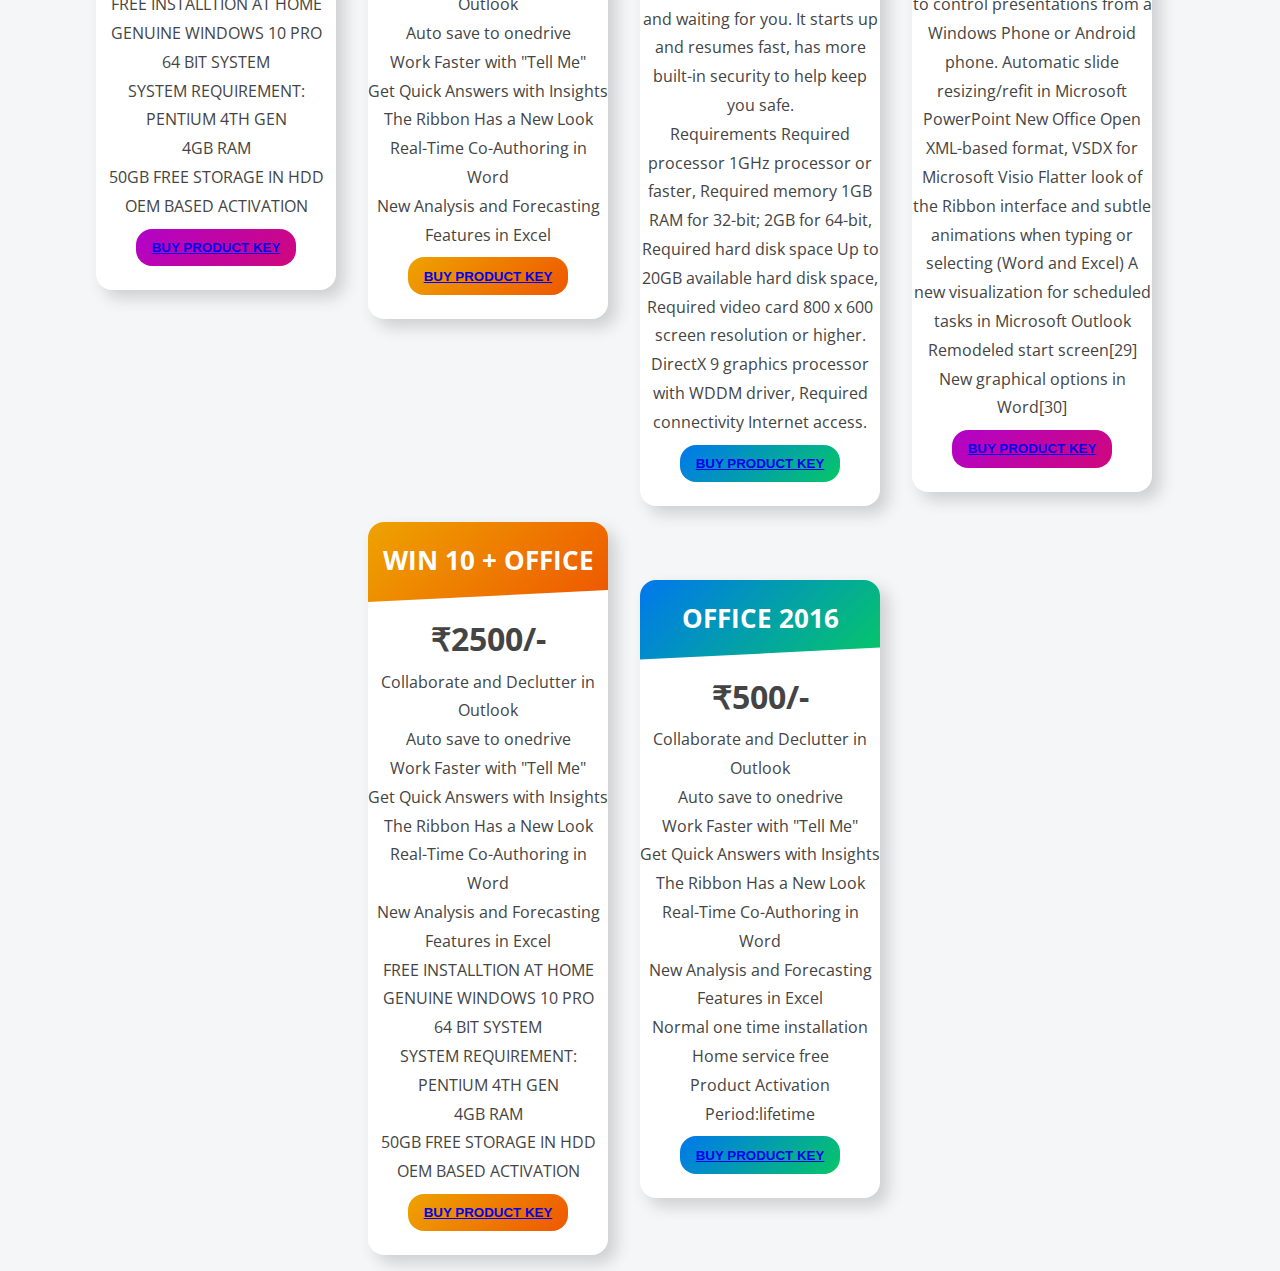
<file: productkey.html>
<!DOCTYPE html>
<html lang="en">
  <head>
    <meta charset="UTF-8" />
    <meta name="viewport" content="width=device-width, initial-scale=1.0" />
    <link rel="stylesheet" href="productkey.css" />
    <title>Product Keys Purchase </title>
  </head>
  <body>
    <main>
      <div class="card-standard">
        <div class="card-header header-standard">
          <h1>WIN 10 PRO OEM KEY</h1>
        </div>
        <div class="card-body">
          <p>
            <h2>₹790/-</h2>
          </p>
          <div class="card-element-hidden-standard">
            <ul class="card-element-container">
              <li class="card-element">FREE INSTALLTION AT HOME</li>
              <li class="card-element">GENUINE WINDOWS 10 PRO</li>
              <li class="card-element">64 BIT SYSTEM</li>
              <li class="card-element">SYSTEM REQUIREMENT:<BR>PENTIUM 4TH GEN <BR>4GB RAM<BR>50GB FREE STORAGE IN HDD</li>
              <li class="card-element">OEM BASED ACTIVATION</li>
            </ul>
            <button class="btn btn-standard"><a HREF="PRODUCTS PAYMENT.HTML">BUY PRODUCT KEY</a></button>
          </div>
        </div>
      </div>


      <div class="card-premium">
        <div class="card-header header-premium">
          <h1>OFFICE 2016 PRO PLUS</h1>
        </div>
        <div class="card-body">
          <p>
            <h2> ₹1500/-</h2>
          </p>
          <div class="card-element-hidden-premium">
            <ul class="card-element-container">
              <li class="card-element">Collaborate and Declutter in Outlook</li>
              <li class="card-element">Auto save to onedrive</li>
              <li class="card-element">Work Faster with "Tell Me"</li>
              <li class="card-element">Get Quick Answers with Insights</li>
              <li class="card-element">The Ribbon Has a New Look</li>
              <li class="card-element">Real-Time Co-Authoring in Word</li>
              <li class="card-element">New Analysis and Forecasting Features in Excel</li>

              
            </ul>
            <button class="btn btn-premium"><a HREF="PRODUCTS PAYMENT.HTML">BUY PRODUCT KEY</a></button>
          </div>
      </div>
      </div>


      <div class="card-basic">
        <div class="card-header header-basic">
          <h1>WIN 10 HOME</h1>
        </div>
        <div class="card-body">
          <p>
            <h2> ₹450/-</h2>
          </p>
          <div class="card-element-hidden-basic">
            <ul class="card-element-container">
              <li class="card-element">
                Windows Home 10 64 bit English 1 pack DSP DVD. Windows 10 is so familiar and easy to use, you'll feel like an expert. The Start Menu is back in an expanded form, plus we'll bring over your pinned apps and favorites so they're ready and waiting for you. It starts up and resumes fast, has more built-in security to help keep you safe. </li>
              <li class="card-element">Requirements Required processor 1GHz processor or faster, Required memory 1GB RAM for 32-bit; 2GB for 64-bit, Required hard disk space Up to 20GB available hard disk space, Required video card 800 x 600 screen resolution or higher. DirectX 9 graphics processor with WDDM driver, Required connectivity Internet access.</li>
              <li class="card-element"></li>
              <li class="card-element"></li>
            </ul>
            <button class="btn btn-basic"><a HREF="PRODUCTS PAYMENT.HTML">BUY PRODUCT KEY</a></button>
          </div>
        </div>
      </div>
    

      <div class="card-standard">
        <div class="card-header header-standard">
          <h1>OFFICE 2013</h1>
        </div>
        <div class="card-body">
          <p>
            <h2> ₹1200/-</h2>
          </p>
          <div class="card-element-hidden-standard">
            <ul class="card-element-container">
              <li class="card-element">PDF Import feature in Microsoft Word
                Improved text wrapping and improved Track Changes feature in Microsoft Word
                Flash Fill in Microsoft Excel
                Office Remote/Microsoft PowerPoint Remote app and Office add-in to control presentations from a Windows Phone or Android phone.
                Automatic slide resizing/refit in Microsoft PowerPoint
                New Office Open XML-based format, VSDX for Microsoft Visio
                Flatter look of the Ribbon interface and subtle animations when typing or selecting (Word and Excel)
                A new visualization for scheduled tasks in Microsoft Outlook
                Remodeled start screen[29]
                New graphical options in Word[30]
              </li>
              <li class="card-element"></li>
              <li class="card-element"></li>
              <li class="card-element"></li>
            </ul>
            <button class="btn btn-standard"><a HREF="PRODUCTS PAYMENT.HTML">BUY PRODUCT KEY</a></button>
          </div>
        </div>
      </div>


      <div class="card-premium">
        <div class="card-header header-premium">
          <h1>WIN 10 + OFFICE 2016</h1>
        </div>
        <div class="card-body">
          <p>
            <h2> ₹2500/-</h2>
          </p>
          <div class="card-element-hidden-premium">
            <ul class="card-element-container">
              <li class="card-element">Collaborate and Declutter in Outlook</li>
              <li class="card-element">Auto save to onedrive</li>
              <li class="card-element">Work Faster with "Tell Me"</li>
              <li class="card-element">Get Quick Answers with Insights</li>
              <li class="card-element">The Ribbon Has a New Look</li>
              <li class="card-element">Real-Time Co-Authoring in Word</li>
              <li class="card-element">New Analysis and Forecasting Features in Excel</li>
              <li class="card-element">FREE INSTALLTION AT HOME</li>
              <li class="card-element">GENUINE WINDOWS 10 PRO</li>
              <li class="card-element">64 BIT SYSTEM</li>
              <li class="card-element">SYSTEM REQUIREMENT:<BR>PENTIUM 4TH GEN <BR>4GB RAM<BR>50GB FREE STORAGE IN HDD</li>
              <li class="card-element">OEM BASED ACTIVATION</li>
              
            </ul>
            <button class="btn btn-premium"><a HREF="PRODUCTS PAYMENT.HTML">BUY PRODUCT KEY</a></button>
          </div>
      </div>
      </div>

      <div class="card-basic">
        <div class="card-header header-basic">
          <h1>OFFICE 2016 </h1>
        </div>
        <div class="card-body">
          <p>
            <h2> ₹500/-</h2>
          </p>
          <div class="card-element-hidden-basic">
            <ul class="card-element-container">
              <li class="card-element">Collaborate and Declutter in Outlook</li>
              <li class="card-element">Auto save to onedrive</li>
              <li class="card-element">Work Faster with "Tell Me"</li>
              <li class="card-element">Get Quick Answers with Insights</li>
              <li class="card-element">The Ribbon Has a New Look</li>
              <li class="card-element">Real-Time Co-Authoring in Word</li>
              <li class="card-element">New Analysis and Forecasting Features in Excel</li>
              <li class="card-element">Normal one time installation</li>
              <li class="card-element">Home service free</li>
              <li class="card-element">Product Activation Period:lifetime</li>
              
            </ul>
            <button class="btn btn-basic"><a HREF="PRODUCTS PAYMENT.HTML">BUY PRODUCT KEY</a></button>
          </div>
        </div>
      </div>
    
    </main>
  </body>
</html>
</file>
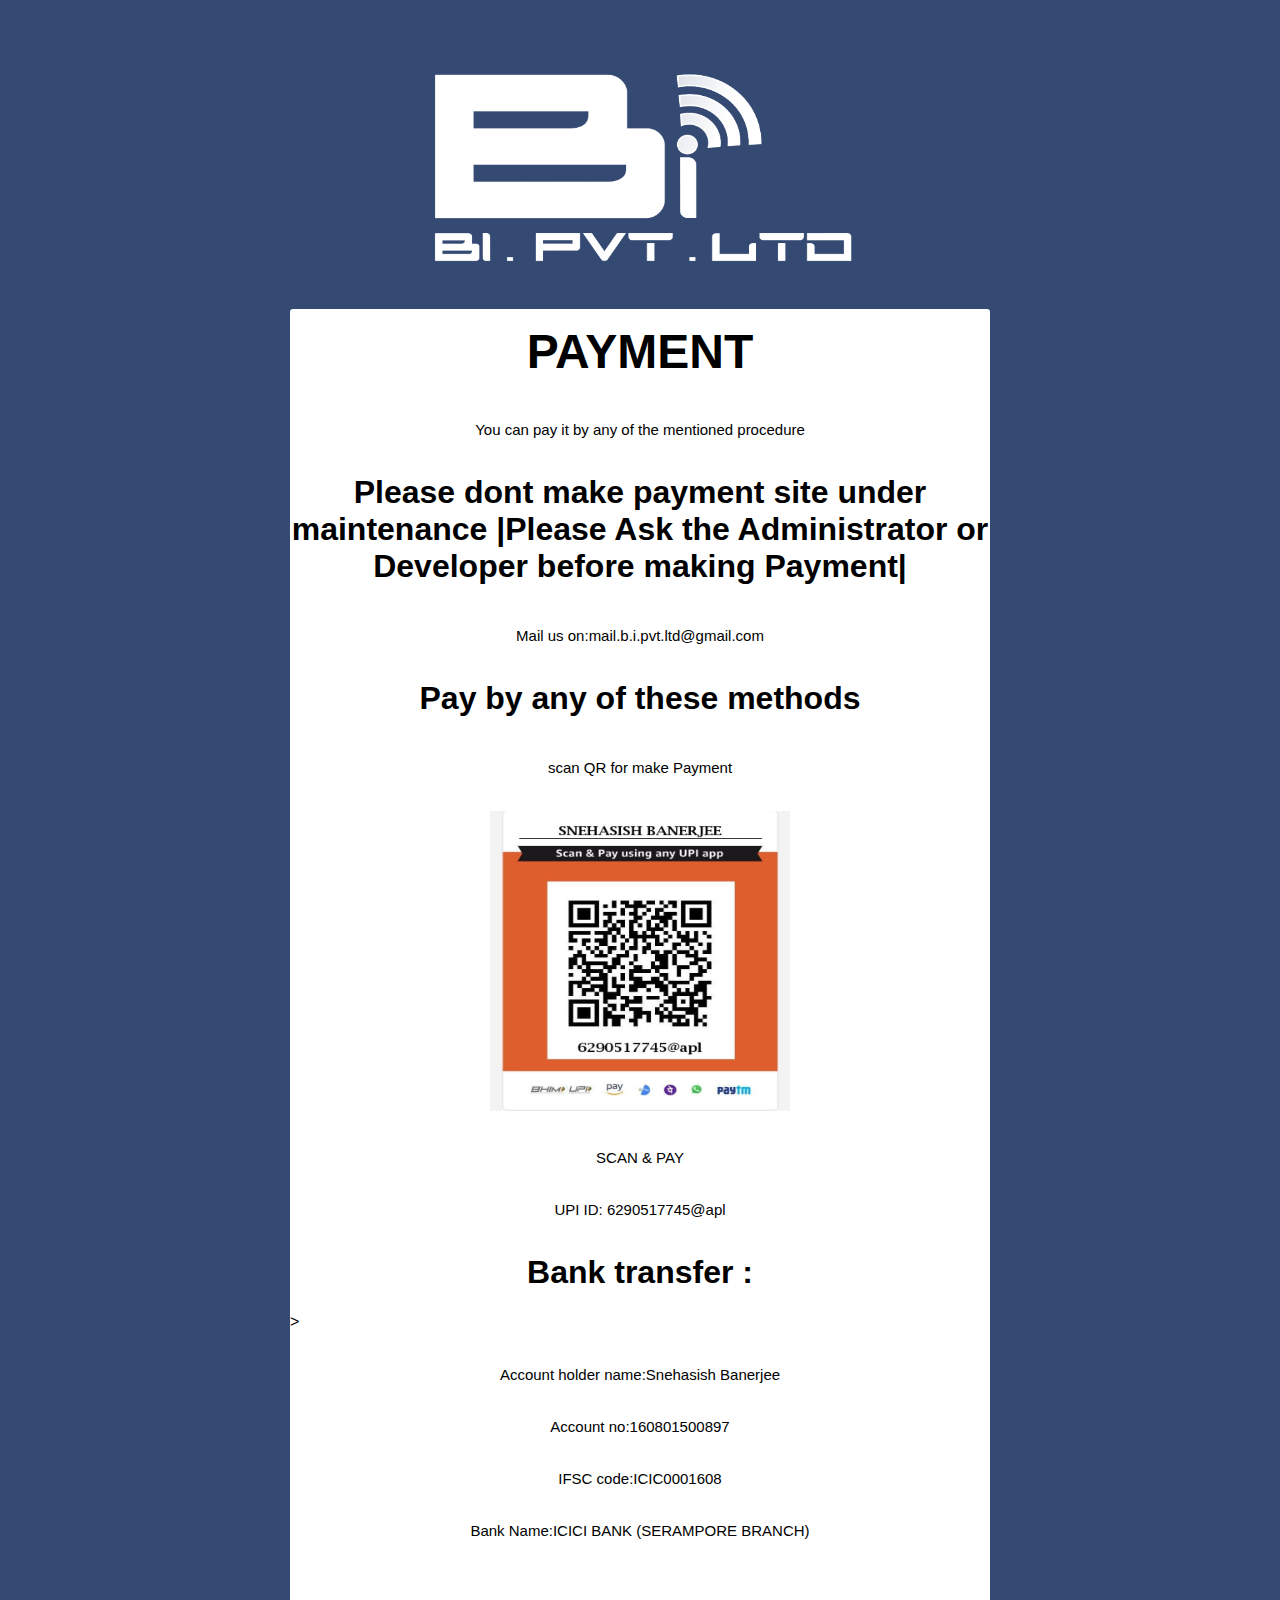
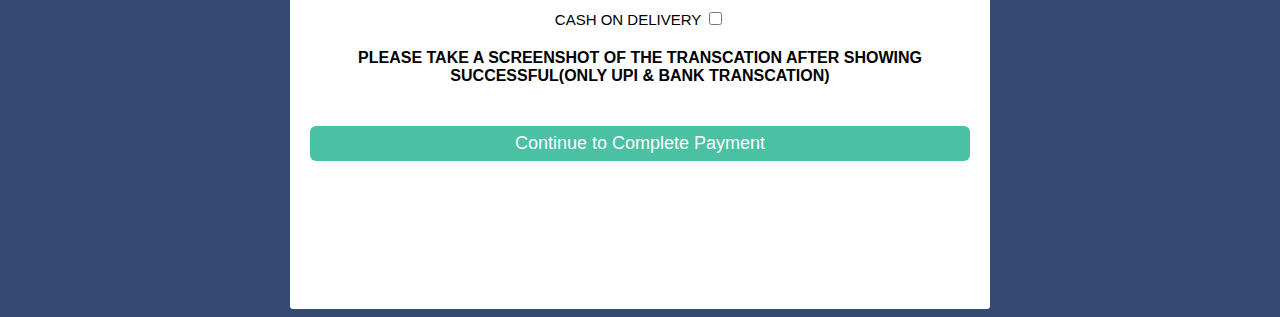
<file: PRODUCTS PAYMENT.HTML>
<!DOCTYPE html>
<html>
<head>
	<title>PAYMENT</title>
	<link rel="stylesheet" type="text/css" href="productpayment.css">
</head>
<body>
    <header></header>
    <div class="main">
      <div class="logo">
        <p align="center"><A href="index.html"><img src="logo1.png" height="250" width="450" ></A></p>
      </div>
          <div class="signup-box">
            <h1> <font size ="30"> PAYMENT</font></h1>
			<p> You can pay it by any of the mentioned procedure</p>
		   <h1>Please dont make payment site under maintenance |Please Ask the Administrator or Developer before making Payment|</h1>
		  <p>Mail us on:mail.b.i.pvt.ltd@gmail.com</p>

			<h1>Pay by any of these methods </h1>
			<p>scan QR for make Payment </p>
			<p align="center"><img src="Q.jpeg" height="300" width="300"></p>
      <p>SCAN & PAY</p>
			<p> UPI ID: 6290517745@apl</p>
			<h1> Bank transfer : </h1>>
			<p> Account holder name:Snehasish Banerjee</p>
			<p> Account no:160801500897</p>
			<p> IFSC code:ICIC0001608</p>
			<p> Bank Name:ICICI BANK (SERAMPORE BRANCH)</p>
			<p></p>
		  <P> 
			  CASH ON DELIVERY <input type="checkbox"></P>
		
            <h4>PLEASE TAKE A SCREENSHOT OF THE TRANSCATION AFTER SHOWING SUCCESSFUL(ONLY UPI & BANK TRANSCATION)</h4>
            <form>
              <a href="https://docs.google.com/forms/d/e/1FAIpQLScJrtvdG6Hpxdy7Lt_ruev5c4yvQeS7JkfxFJ2hwuvSp8gUsg/viewform?usp=sf_link">
              <input type="button" value="Continue to Complete Payment"/> </a> 
            </form>
          </div>
</body>
</html>
</file>
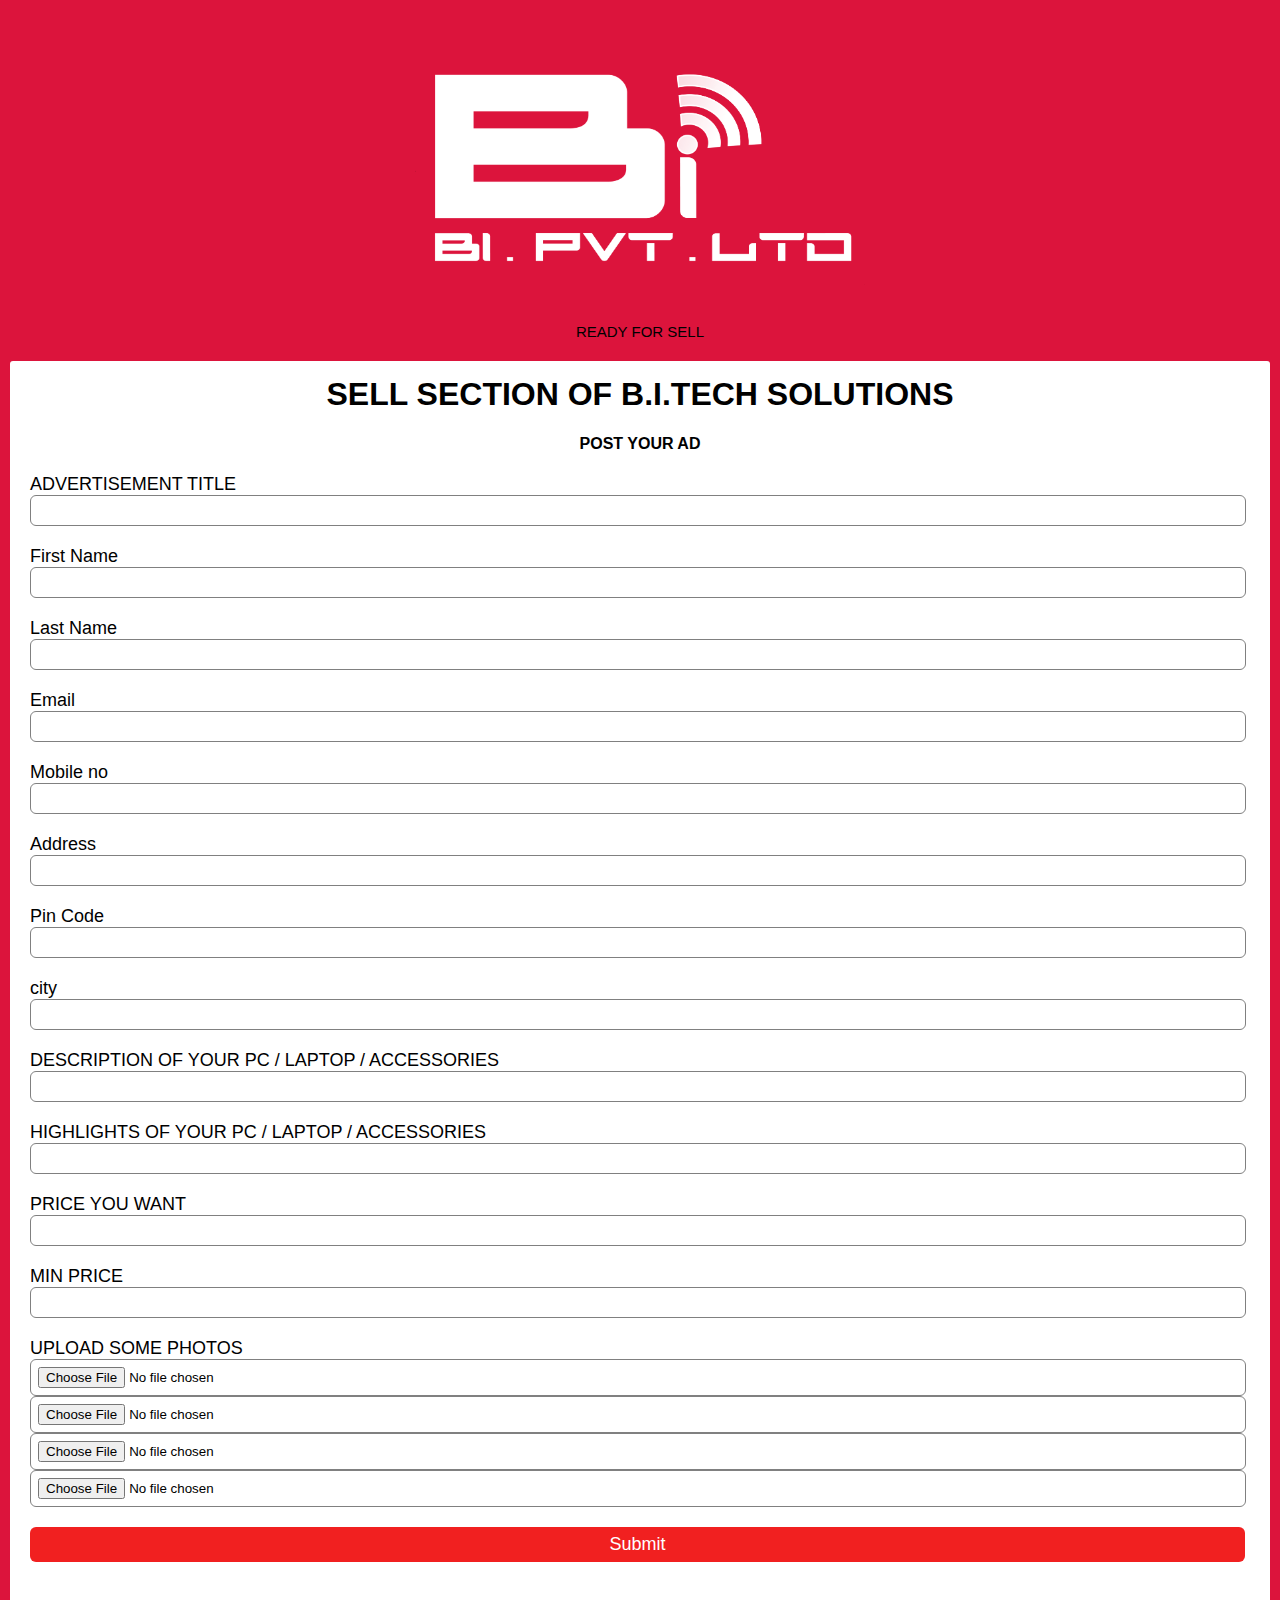
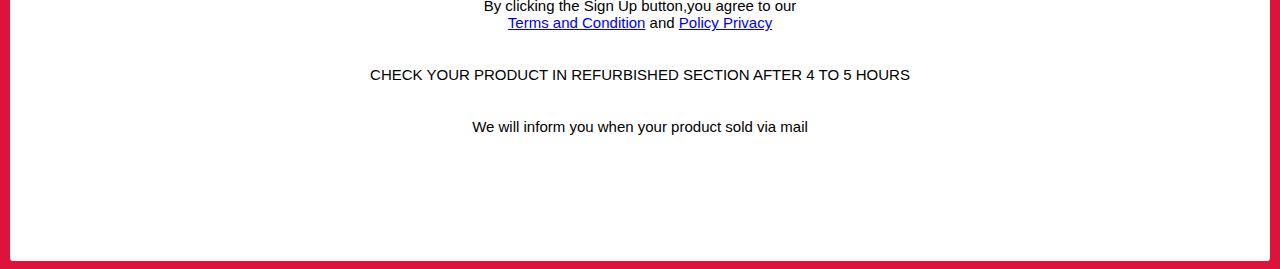
<file: sell.html>
<!DOCTYPE html>
<html>
<head>
    <title>B.I.PVT.LTD</title>
    <link rel="stylesheet" type="text/css" href="sell.CSS">
</head>
<body>
    <header></header>
    <div class="main">
      <div class="logo">
        <p align="center"><A href="index.html"><img src="logo1.png" height="250" width="450" ></A></p>
      </div>
			
          <p>READY FOR SELL </p>
          <div class="signup-box">
            <h1>SELL SECTION OF B.I.TECH SOLUTIONS</h1>
            <h4>POST YOUR AD</h4>
            <form>
                <label>ADVERTISEMENT TITLE</label>
              <input type="text" placeholder="" />
              <label>First Name</label>
              <input type="text" placeholder="" />
              <label>Last Name</label>
              <input type="text" placeholder="" />
              <label>Email</label>
              <input type="email" placeholder="" />
               <label>Mobile no</label>
              <input type="Mobile" placeholder="" />
              <label>Address</label>
              <input type="text" placeholder="" />
              <label>Pin Code</label>
              <input type="pin code" placeholder="" />
              <label>city</label>
              <input type="text" placeholder="" />
              <label>DESCRIPTION OF YOUR PC / LAPTOP / ACCESSORIES</label>
              <input type="text" placeholder="" />
              <label>HIGHLIGHTS OF YOUR PC / LAPTOP / ACCESSORIES</label>
              <input type="text" placeholder="" />
              <label>PRICE YOU WANT</label>
              <input type="text" placeholder="" />
              <label>MIN PRICE</label>
              <input type="text" placeholder="" />
              <label>  UPLOAD SOME PHOTOS </label>
              <input type="file" accept=".jpg" />
              <input type="file" accept=".jpg" />
              <input type="file" accept=".jpg" />
              <input type="file" accept=".jpg" />
              <a href="errort.html">
              <input type="button" value="Submit"/> </a> 
            </form>
            <p>
              By clicking the Sign Up button,you agree to our <br />
              <a href="#">Terms and Condition</a> and <a href="#">Policy Privacy</a>
            </p>
            <P>CHECK YOUR PRODUCT IN REFURBISHED SECTION AFTER 4 TO 5 HOURS</P>
            <P>We will inform you when your product sold via mail</P>
    </header>
</body>
</html>
</file>
<file: tech.css>
* {
    box-sizing: border-box;
}

body {
    margin: 0;
    padding: 0;
}

.navbar {
    display: flex;
    position: relative;
    justify-content: space-between;
    align-items: center;
    background-color:black;
    color: white;
}

.brand-title {
    font-size: 2.1rem;
    margin: .5rem;
}

.navbar-links {
    height: 100%;
}

.navbar-links ul {
    display: flex;
    margin: 0;
    padding: 0;
    font-size: 18px;
}

.navbar-links li {
    list-style: none;
}

.navbar-links li a {
    display: block;
    text-decoration: none;
    color: white;
    padding: 1.0rem;
}

.navbar-links li:hover {
    background-color: #f12020;
}

.toggle-button {
    position: absolute;
    top: .85rem;
    right: 1rem;
    display: none;
    flex-direction: column;
    justify-content: space-between;
    width: 30px;
    height: 21px;
}

.toggle-button .bar {
    height: 3px;
    width: 100%;
    background-color: white;
    border-radius: 10px;
}

@media (max-width: 550px) {
    .navbar {
        flex-direction: column;
        align-items: flex-start;
    }

    .toggle-button {
        display: flex;
    }

    .navbar-links {
        display: none;
        width: 100%;
    }

    .navbar-links ul {
        width: 100%;
        flex-direction: column;
    }

    .navbar-links ul li {
        text-align: center;
    }

    .navbar-links ul li a {
        padding: .5rem 1rem;
    }

    .navbar-links.active {
        display: flex;
    }
}







.slider-box{
  margin : 0;
  padding: 0;
}


.slider-box {
  width     : 100%;
  max-height: 70vh;
  position  : relative;
  overflow  : hidden;
  margin    : 20px auto;
}

#slider {
  width     : 100%;
  display   : inline-flex;
  transition: 3s;
}

#slider img {
  width: 100%;
}

.indicators {
  position : absolute;
  left     : 50%;
  bottom   : 20px;
  transform: translateX(-50%);
}

.indicators span {
  display      : inline-block;
  width        : 15px;
  height       : 15px;
  border-radius: 50%;
  background   : black;
  cursor       : pointer;
}

.active {
  background:#f12020 !important;
}





.small-container{
  max-width: 1080px;
  margin: auto;
  padding-left: 25px;
  padding-right: 5px;
  display: right;
}
.col-4{
  flex-basis: 55%;
  padding: 10px;
  min-width: 150px;
  margin-bottom: 50px;
  display: inline-block;

}
.col-4 img{
  width: 100px;
}
.col-4 h4{
font-size: 25px;
}
.col-4 p{

}







body{
  margin: 0;
  padding: 0;
  font-family: "Open Sans",sans-serif;
}

footer{
  background: black;
  padding: 90px 0;
  position:relative;
}
.footer-container{
  max-width: 1300px;
  margin: auto;
  padding: 0 20px;
  display: flex;
  justify-content: space-between;
  align-items: center;
  flex-wrap: wrap-reverse;
}

.logo{
  width: 180px;
}

.social-media{
  margin: 20px 0;
  color: white;
}

.social-media a{
  color: white;
  margin-right: 25px;
  font-size: 22px;
  text-decoration: none;
  transition: .3s linear;
}

.social-media a:hover{
  color: #fc5c65;
}

.right-col h1{
  font-size: 26px;
  color:white;
}
.right-col p{
  color: white;
}
.left-col p{
  color: white ;
}
.left-col p a{
  color: white;
}
.border{
  width: 100px;
  height: 4px;
  background: #fc5c65;
}

.newsletter-form{
  display: flex;
  justify-content: center;
  align-items: center;
  flex-wrap: wrap;
  color: #f1f1f1;
}

.txtb{
  flex: 1;
  padding: 18px 40px;
  font-size: 16px;
  color: white;
  background: #ddd;
  border: none;
  font-weight: 700;
  outline: none;
  border-radius: 30px;
  min-width: 260px;
}

.btn{
  padding: 18px 40px;
  font-size: 16px;
  color: #f1f1f1;
  background: #fc5c65;
  border: none;
  font-weight: 700;
  outline: none;
  border-radius: 30px;
  margin-left: 20px;
  cursor: pointer;
  transition: opacity .3s linear;
}

.btn:hover{
  opacity: .7;
}

.page-content{
  min-height: 100vh;
  font-size: 40px;
  display: flex;
  align-items: center;
  justify-content: center;
}

@media screen and (max-width:960px) {
  .footer-container{
    max-width: 600px;
  }
  .right-col{
    width: 100%;
    margin-bottom: 60px;
    color:white;
  }

  .left-col{
    width: 100%;
    text-align: center;
    color: white;
  }
}


@media screen and (max-width:700px){
  .btn{
    margin: 0;
    width: 100%;
    margin-top: 20px;
    }
}
</file>
<file: errort.css>
@import url('https://fonts.googleapis.com/css?family=Poppins:400,500,600,700&display=swap');
*{
  margin: 0;
  padding: 0;
  outline: none;
  box-sizing: border-box;
  font-family: 'Poppins', sans-serif;
}
body{
  height: 100vh;
  background: -webkit-repeating-linear-gradient(-45deg, #71b7e6, #69a6ce, #b98acc, #ee8176, #b98acc, #69a6ce, #9b59b6);
  background-size: 400%;
}
#error-page{
  position: absolute;
  top: 10%;
  left: 15%;
  right: 15%;
  bottom: 10%;
  display: flex;
  align-items: center;
  justify-content: center;
  background: #fff;
  box-shadow: 0px 5px 10px rgba(0,0,0,0.1);
}
#error-page .content{
  max-width: 600px;
  text-align: center;
}
.content h2.header{
  font-size: 18vw;
  line-height: 1em;
  position: relative;
}
.content h2.header:after{
  position: absolute;
  content: attr(data-text);
  top: 0;
  left: 0;
  right: 0;
  background: -webkit-repeating-linear-gradient(-45deg, #71b7e6, #69a6ce, #b98acc, #ee8176, #b98acc, #69a6ce, #9b59b6);
  background-size: 400%;
  -webkit-background-clip: text;
  -webkit-text-fill-color: transparent;
  text-shadow: 1px 1px 2px rgba(255,255,255,0.25);
  animation: animate 10s ease-in-out infinite;
}
@keyframes animate {
  0%{
    background-position: 0 0;
  }
  25%{
    background-position: 100% 0;
  }
  50%{
    background-position: 100% 100%;
  }
  75%{
    background-position: 0% 100%;
  }
  100%{
    background-position: 0% 0%;
  }
}
.content h4{
  font-size: 1.5em;
  margin-bottom: 20px;
  text-transform: uppercase;
  color: #000;
  font-size: 2em;
  max-width: 600px;
  position: relative;
}
.content h4:after{
  position: absolute;
  content: attr(data-text);
  top: 0;
  left: 0;
  right: 0;
  text-shadow: 1px 1px 2px rgba(255,255,255,0.4);
  -webkit-background-clip: text;
  -webkit-text-fill-color: transparent;
}
.content p{
  font-size: 1.2em;
  color: #0d0d0d;
}
.content .btns{
  margin: 25px 0;
  display: inline-flex;
}
.content .btns a{
  display: inline-block;
  margin: 0 10px;
  text-decoration: none;
  border: 2px solid #69a6ce;
  color: #69a6ce;
  font-weight: 500;
  padding: 10px 25px;
  border-radius: 25px;
  text-transform: uppercase;
  transition: all 0.3s ease;
}
.content .btns a:hover{
  background: #69a6ce;
  color: #fff;
}
</file>
<file: laptop.css>
body{
	margin: 0;
	padding: 0;
	font-family: CANDARA LIGHT;
	color:black;
}
header{
	background: #282828;
	background: linear-gradient(-45deg,#ee7752,#e73c7e,#23a6d5,#23d5ab);
	background-size: 400% 400%;
	animation: gradient 15s ease infinite;

}
@-webkit-keyframes gradient{
1%    {
		background-position: 0% 50%
	}
50%    {
        background-position: 100% 50%
	}
100%   {
       background-position: 0% 50%
	}
h1 {
        color: black;
        text-align: center;
}
</file>
<file: style.css>
body {
  background-color: #344a72;
  font-family: "Roboto", sans-serif;
}

.signup-box {
  width: 360px;
  height: 620px;
  margin: auto;
  background-color: white;
  border-radius: 3px;
}

.login-box {
  width: 360px;
  height: 300px;
  margin: auto;
  border-radius: 3px;
  background-color: white;
}

h1 {
  text-align: center;
  padding-top: 15px;
}

h4 {
  text-align: center;
}

form {
  width: 300px;
  margin-left: 20px;
}

form label {
  display: flex;
  margin-top: 20px;
  font-size: 18px;
}

form input {
  width: 100%;
  padding: 7px;
  border: none;
  border: 1px solid gray;
  border-radius: 6px;
  outline: none;
}
input[type="button"] {
  width: 320px;
  height: 35px;
  margin-top: 20px;
  border: none;
  background-color: #49c1a2;
  color: white;
  font-size: 18px;
}
p {
  text-align: center;
  padding-top: 20px;
  font-size: 15px;
}
.para-2 {
  text-align: center;
  color: white;
  font-size: 15px;
  margin-top: -10px;
}
.para-2 a {
  color: #49c1a2;
}
</file>
<file: p1.css>
body {
  background-color: #344a72;
  font-family: "Roboto", sans-serif;
}

.signup-box {
  width: 900px;
  height: 1800px;
  margin: auto;
  background-color: white;
  border-radius: 3px;
}
h1 {
  text-align: center;
  padding-top: 5px;
  font-size: 5px;
}

h4 {
  text-align: center;
}

form {
  width: 300px;
  margin-left: 20px;
}

form label {
  display: flex;
  margin-top: 20px;
  font-size: 18px;
}

form input {
  width: 214%;
  padding: 7px;
  border: none;
  border: 1px solid gray;
  border-radius: 6px;
  outline: none;
}
input[type="button"] {
  width: 860px;
  height: 35px;
  margin-top: 20px;
  border: none;
  background-color: #49c1a2;
  color: white;
  font-size: 18px;
}
p {
  text-align: center;
  padding-top: 20px;
  font-size: 25px;
}
.para-2 {
  text-align: center;
  color: white;
  font-size: 15px;
  margin-top: -10px;
}
.para-2 a {
  color: #49c1a2;
}
</file>
<file: p3.css>
body {
    background-color: #344a72;
    font-family: "Roboto", sans-serif;
  }
  
  .signup-box {
    width: 900px;
    height: 2600px;
    margin: auto;
    background-color: white;
    border-radius: 3px;
  }
  h1 {
    text-align: center;
    padding-top: 5px;
    font-size: 5px;
  }
  
  h4 {
    text-align: center;
  }
  
  form {
    width: 300px;
    margin-left: 20px;
  }
  
  form label {
    display: flex;
    margin-top: 20px;
    font-size: 18px;
  }
  
  form input {
    width: 214%;
    padding: 7px;
    border: none;
    border: 1px solid gray;
    border-radius: 6px;
    outline: none;
  }
  input[type="button"] {
    width: 860px;
    height: 35px;
    margin-top: 20px;
    border: none;
    background-color: #49c1a2;
    color: white;
    font-size: 18px;
  }
  p {
    text-align: center;
    padding-top: 20px;
    font-size: 25px;
  }
  .para-2 {
    text-align: center;
    color: white;
    font-size: 15px;
    margin-top: -10px;
  }
  .para-2 a {
    color: #49c1a2;
  }
</file>
<file: p4.css>
body {
    background-color: #344a72;
    font-family: "Roboto", sans-serif;
  }
  
  .signup-box {
    width: 900px;
    height: 2800px;
    margin: auto;
    background-color: white;
    border-radius: 3px;
  }
  h1 {
    text-align: center;
    padding-top: 5px;
    font-size: 5px;
  }
  
  h4 {
    text-align: center;
  }
  
  form {
    width: 300px;
    margin-left: 20px;
  }
  
  form label {
    display: flex;
    margin-top: 20px;
    font-size: 18px;
  }
  
  form input {
    width: 214%;
    padding: 7px;
    border: none;
    border: 1px solid gray;
    border-radius: 6px;
    outline: none;
  }
  input[type="button"] {
    width: 860px;
    height: 35px;
    margin-top: 20px;
    border: none;
    background-color: #49c1a2;
    color: white;
    font-size: 18px;
  }
  p {
    text-align: center;
    padding-top: 20px;
    font-size: 25px;
  }
  .para-2 {
    text-align: center;
    color: white;
    font-size: 15px;
    margin-top: -10px;
  }
  .para-2 a {
    color: #49c1a2;
  }
</file>
<file: productkey.css>
@import url("https://fonts.googleapis.com/css?family=Open+Sans:400,700&display=swap");

* {
  margin: 0;
  padding: 0;
  box-sizing: border-box;
}

html {
  font-size: 16px;
}
body {
  background: #f5f6f7;
  display: flex;
  justify-content: center;
  align-items: center;
  flex-direction: column;
  height: 100vh;
  line-height: 1.8;
  font-family: "Open Sans", sans-serif;
}
main {
  display: flex;
  justify-content: center;
  align-items: center;
  flex-wrap: wrap;
}
.card-basic,
.card-standard,
.card-premium {
  margin: 0 2rem 1rem 0;
  padding: 0 0 0.5rem 0;
  width: 15rem;
  background: #fff;
  color: #444;
  text-align: center;
  border-radius: 1rem;
  box-shadow: 0.5rem 0.5rem 1rem rgba(51, 51, 51, 0.2);
  overflow: hidden;
  transition: all 0.1ms ease-in-out;
}
.card-basic:hover,
.card-standard:hover,
.card-premium:hover {
  transform: scale(1.02);
}
.card-header {
  height: 5rem;
  text-transform: uppercase;
  font-weight: 700;
  font-size: 0.8rem;
  padding: 1rem 0;
  color: #fff;
  clip-path: polygon(0 0, 100% 0%, 100% 85%, 0% 100%);
}
.header-basic,
.btn-basic {
  background: linear-gradient(135deg, rgb(0, 119, 238), #06c766);
}
.header-standard,
.btn-standard {
  background: linear-gradient(135deg, #b202c9, #cf087c);
}
.header-premium,
.btn-premium {
  background: linear-gradient(135deg, #eea300, #ee5700);
}
.card-body {
  padding: 0.5rem 0;
}
.card-body h2 {
  font-size: 2rem;
  font-weight: 700;
}
.card-element-container {
  color: #444;
  list-style: none;
}
.btn {
  margin: 0.5rem 0;
  padding: 0.7rem 1rem;
  outline: none;
  border-radius: 1rem;
  font-weight: 700;
  color: #fff;
  border: none;
  cursor: pointer;
  transition: all 0.1ms ease-in-out;
}
.btn:hover {
  transform: scale(0.95);
}
.btn:active {
  transform: scale(1);
}
.card-element-hidden {
  display: none;
}
</file>
<file: productpayment.css>
body {
  background-color: #344a72;
  font-family: "Roboto", sans-serif;
}

.signup-box {
  width: 700px;
  height: 1600px;
  margin: auto;
  background-color: white;
  border-radius: 3px;
}
h1 {
  text-align: center;
  padding-top: 15px;
}

h4 {
  text-align: center;
}

form {
  width: 300px;
  margin-left: 20px;
}

form label {
  display: flex;
  margin-top: 20px;
  font-size: 18px;
}

form input {
  width: 214%;
  padding: 7px;
  border: none;
  border: 1px solid gray;
  border-radius: 6px;
  outline: none;
}
input[type="button"] {
  width: 660px;
  height: 35px;
  margin-top: 20px;
  border: none;
  background-color: #49c1a2;
  color: white;
  font-size: 18px;
}
p {
  text-align: center;
  padding-top: 20px;
  font-size: 15px;
}
.para-2 {
  text-align: center;
  color: white;
  font-size: 15px;
  margin-top: -10px;
}
.para-2 a {
  color: #49c1a2;
}


© 2021 GitHub, Inc.
</file>
<file: sell.CSS>
body {
  background-color:crimson;
  font-family: "Roboto", sans-serif;
}

.signup-box {
  width: 1260px;
  height: 1500px;
  margin: auto;
  background-color: white;
  border-radius: 3px;
}
h1 {
  text-align: center;
  padding-top: 15px;
}

h4 {
  text-align: center;
}

form {
  width: 1200px;
  margin-left: 20px;
}

form label {
  display: flex;
  margin-top: 20px;
  font-size: 18px;
}

form input {
  width: 100%;
  padding: 7px;
  border: none;
  border: 1px solid gray;
  border-radius: 6px;
  outline: none;
}
input[type="button"] {
  width: 1215px;
  height: 35px;
  margin-top: 20px;
  border: none;
  background-color: #f12020;
  color: white;
  font-size: 18px;
}
p {
  text-align: center;
  padding-top: 20px;
  font-size: 15px;
}
.para-2 {
  text-align: center;
  color: white;
  font-size: 15px;
  margin-top: -10px;
}
.para-2 a {
  color: #49c1a2;
}
</file>
